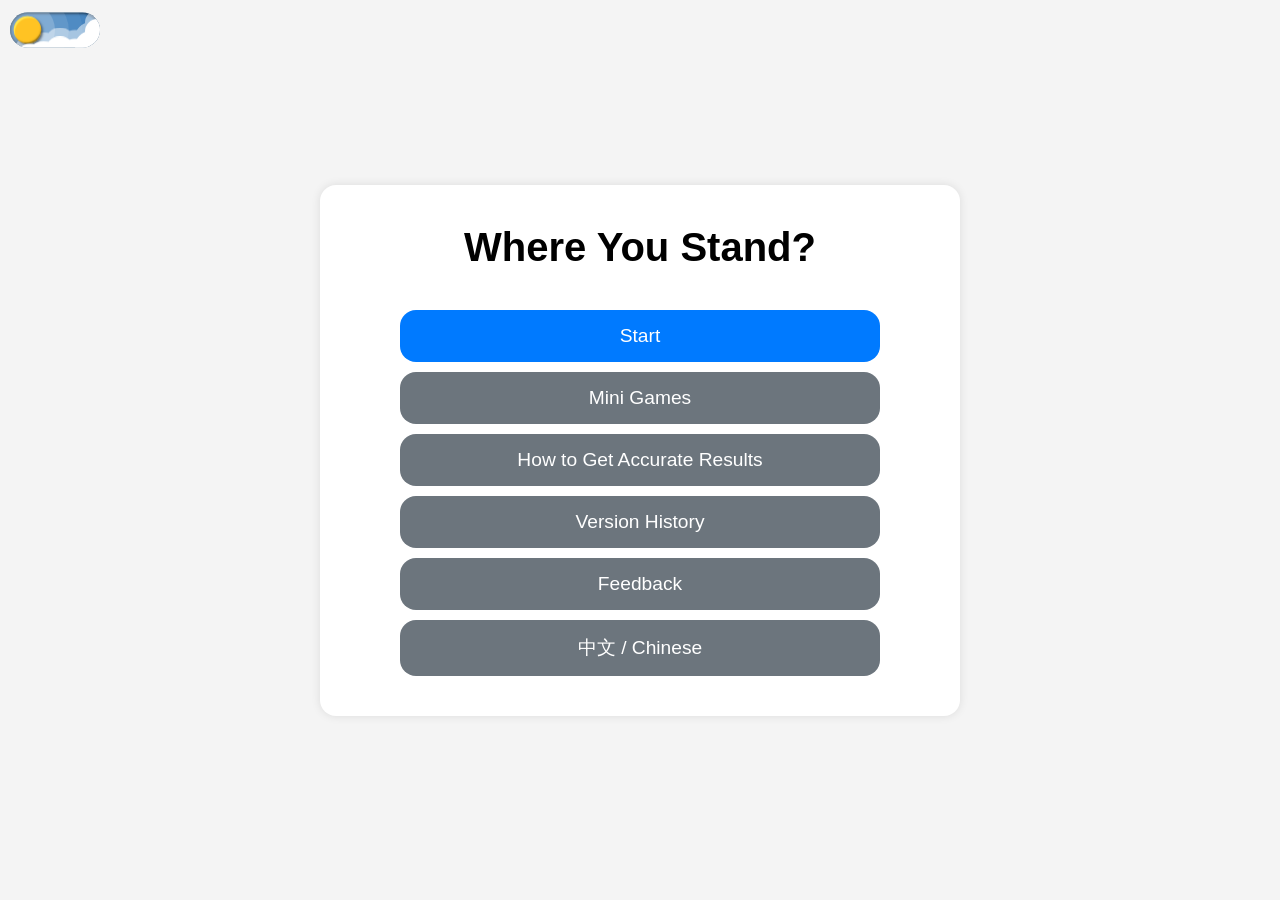
<file: index.html>
<!DOCTYPE html>
<html lang="en">
<head>
    <meta charset="UTF-8">
    <meta name="viewport" content="width=device-width, initial-scale=1.0">
    <title data-i18n="title">Where You Stand?</title>
    <link rel="stylesheet" href="portalstyles.css?v=4">
    <link rel="stylesheet" href="feedback.css?v=1">
    <link rel="stylesheet" href="daynight/style.css?v=4">
</head>
<body>
    <div class="container" style="font-size: 5px">
        <div class="components">
          <div class="main-button">
            <div class="moon"></div>
            <div class="moon"></div>
            <div class="moon"></div>
          </div>
          <div class="daytime-backgrond"></div>
          <div class="daytime-backgrond"></div>
          <div class="daytime-backgrond"></div>
          <div class="cloud">
            <div class="cloud-son"></div>
            <div class="cloud-son"></div>
            <div class="cloud-son"></div>
            <div class="cloud-son"></div>
            <div class="cloud-son"></div>
            <div class="cloud-son"></div>
          </div>
          <div class="cloud-light">
            <div class="cloud-son"></div>
            <div class="cloud-son"></div>
            <div class="cloud-son"></div>
            <div class="cloud-son"></div>
            <div class="cloud-son"></div>
            <div class="cloud-son"></div>
          </div>
          <div class="stars">
            <div class="star big">
              <div class="star-son"></div>
              <div class="star-son"></div>
              <div class="star-son"></div>
              <div class="star-son"></div>
            </div>
            <div class="star big">
              <div class="star-son"></div>
              <div class="star-son"></div>
              <div class="star-son"></div>
              <div class="star-son"></div>
            </div>
            <div class="star medium">
              <div class="star-son"></div>
              <div class="star-son"></div>
              <div class="star-son"></div>
              <div class="star-son"></div>
            </div>
            <div class="star medium">
              <div class="star-son"></div>
              <div class="star-son"></div>
              <div class="star-son"></div>
              <div class="star-son"></div>
            </div>
            <div class="star small">
              <div class="star-son"></div>
              <div class="star-son"></div>
              <div class="star-son"></div>
              <div class="star-son"></div>
            </div>
            <div class="star small">
              <div class="star-son"></div>
              <div class="star-son"></div>
              <div class="star-son"></div>
              <div class="star-son"></div>
            </div>
          </div>
        </div>
      </div>
    <div class="containerall">
        <h1 data-i18n="title" onclick="showVersion()">Where You Stand?</h1>
        <div id="options-container">
            <button class="option-button" data-i18n="startTest" onclick="startTest()">Start</button>
            <button class="option-button1" data-i18n="miniGames" onclick="games()">Mini Games</button>
            <button class="option-button1" data-i18n="notes" onclick="showNotes()">How to Get Accurate Results</button>
            <button class="option-button1" data-i18n="versionHistory" onclick="history()">Version History</button>
            <button class="option-button1" data-i18n="feedback" onclick="giveFeedback()">Feedback</button>
            <button class="option-button1" data-i18n="switchLanguage" onclick="switchLanguage()">中文 / Chinese</button>
        </div>
    </div>
    <dialog id="feedback-dialog" aria-labelledby="feedback-title">
        <h2 id="feedback-title" data-i18n="feedback">反馈问题</h2>
        <form id="feedback-form" novalidate>
            <label for="feedback-text" data-i18n="generalFeedbackLabel">你想反馈什么？</label>
            <p id="feedback-hint" data-i18n="generalFeedbackHint">可以描述遇到的问题或提出建议（最多 5000 字）。</p>
            <textarea id="feedback-text" name="feedback" rows="6" maxlength="5000" required aria-describedby="feedback-hint feedback-status"></textarea>
            <p id="feedback-status" role="status" aria-live="polite"></p>
            <div class="feedback-actions">
                <button id="feedback-cancel" class="option-button back-button" type="button" data-i18n="feedbackCancel">取消</button>
                <button id="feedback-submit" class="option-button" type="submit" data-i18n="feedbackSubmit">提交反馈</button>
            </div>
        </form>
    </dialog>
    <script src="approved-translations.js?v=26"></script>
    <script src="i18n.js?v=24"></script>
    <script src="feedback.js?v=1"></script>
    <script src="portalscript.js?v=12"></script>
    <script src="daynight/script.js"></script>
</body>
</html>
</file>
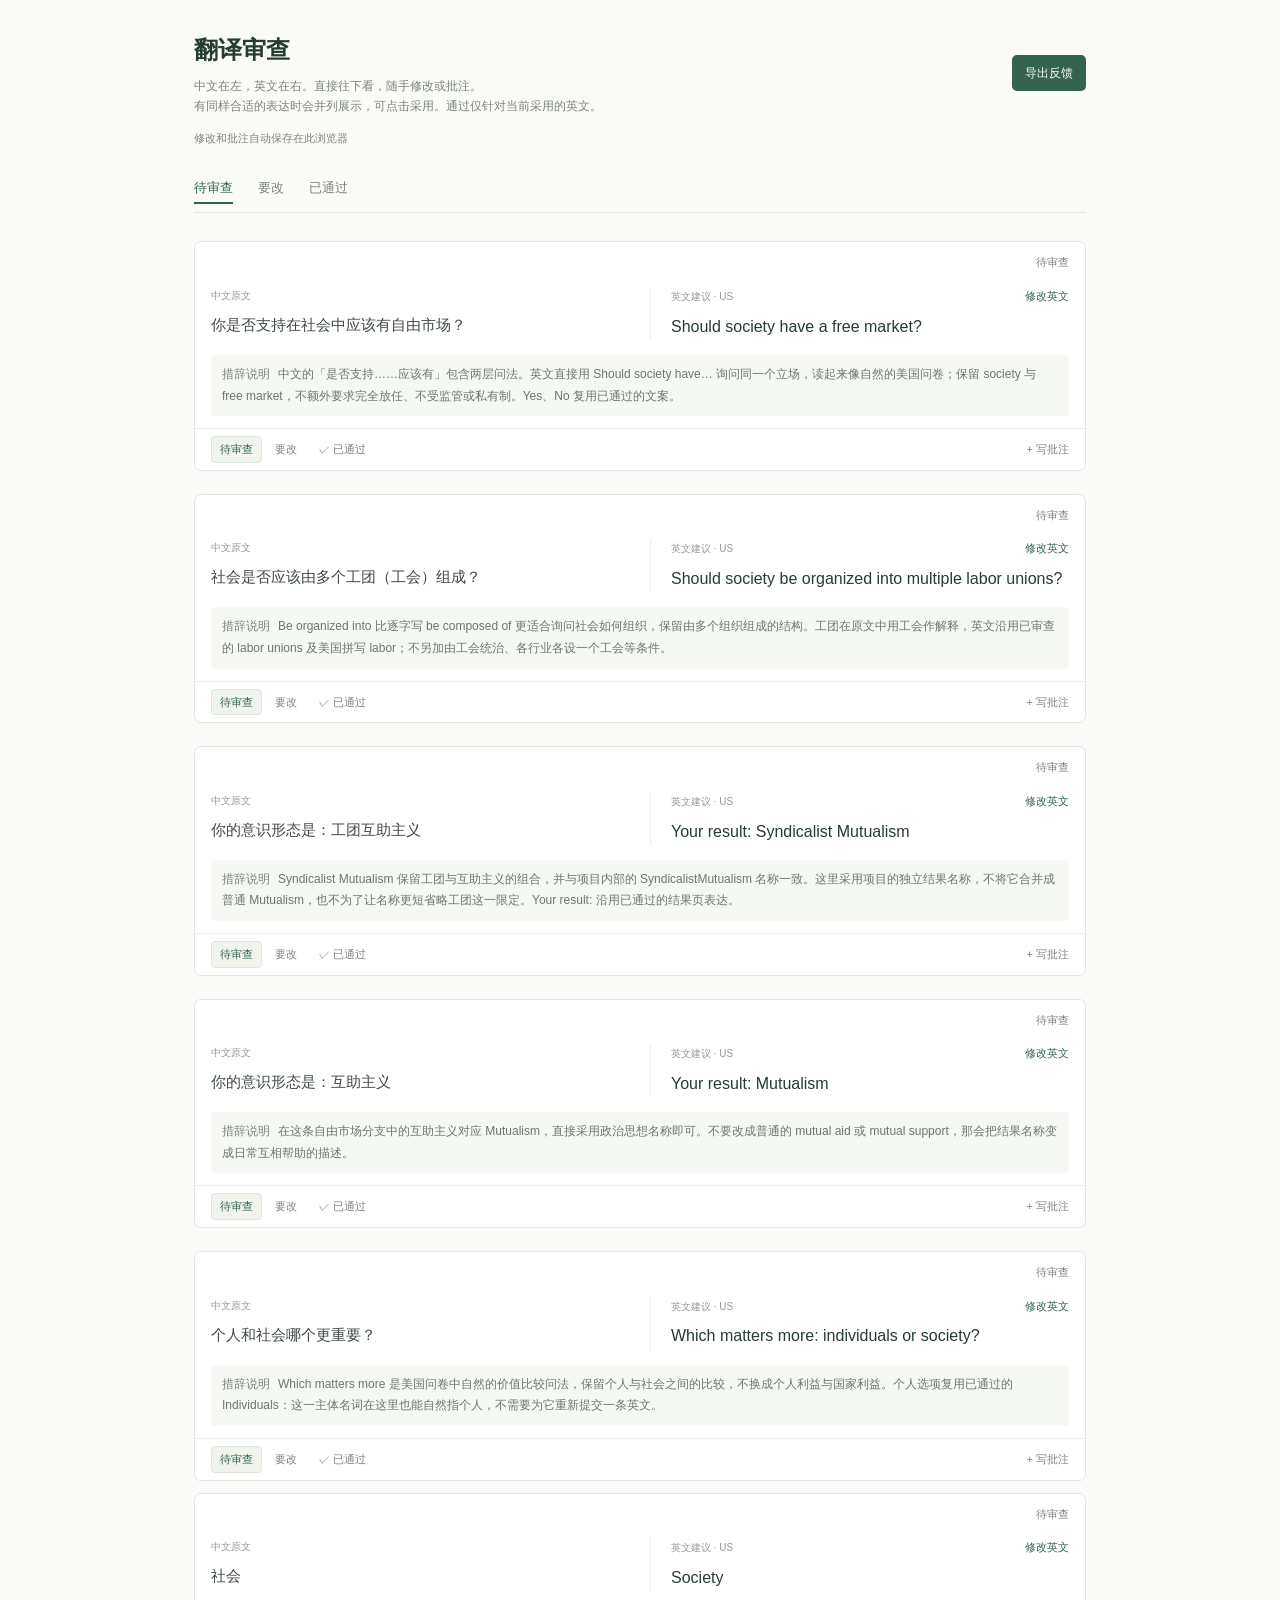
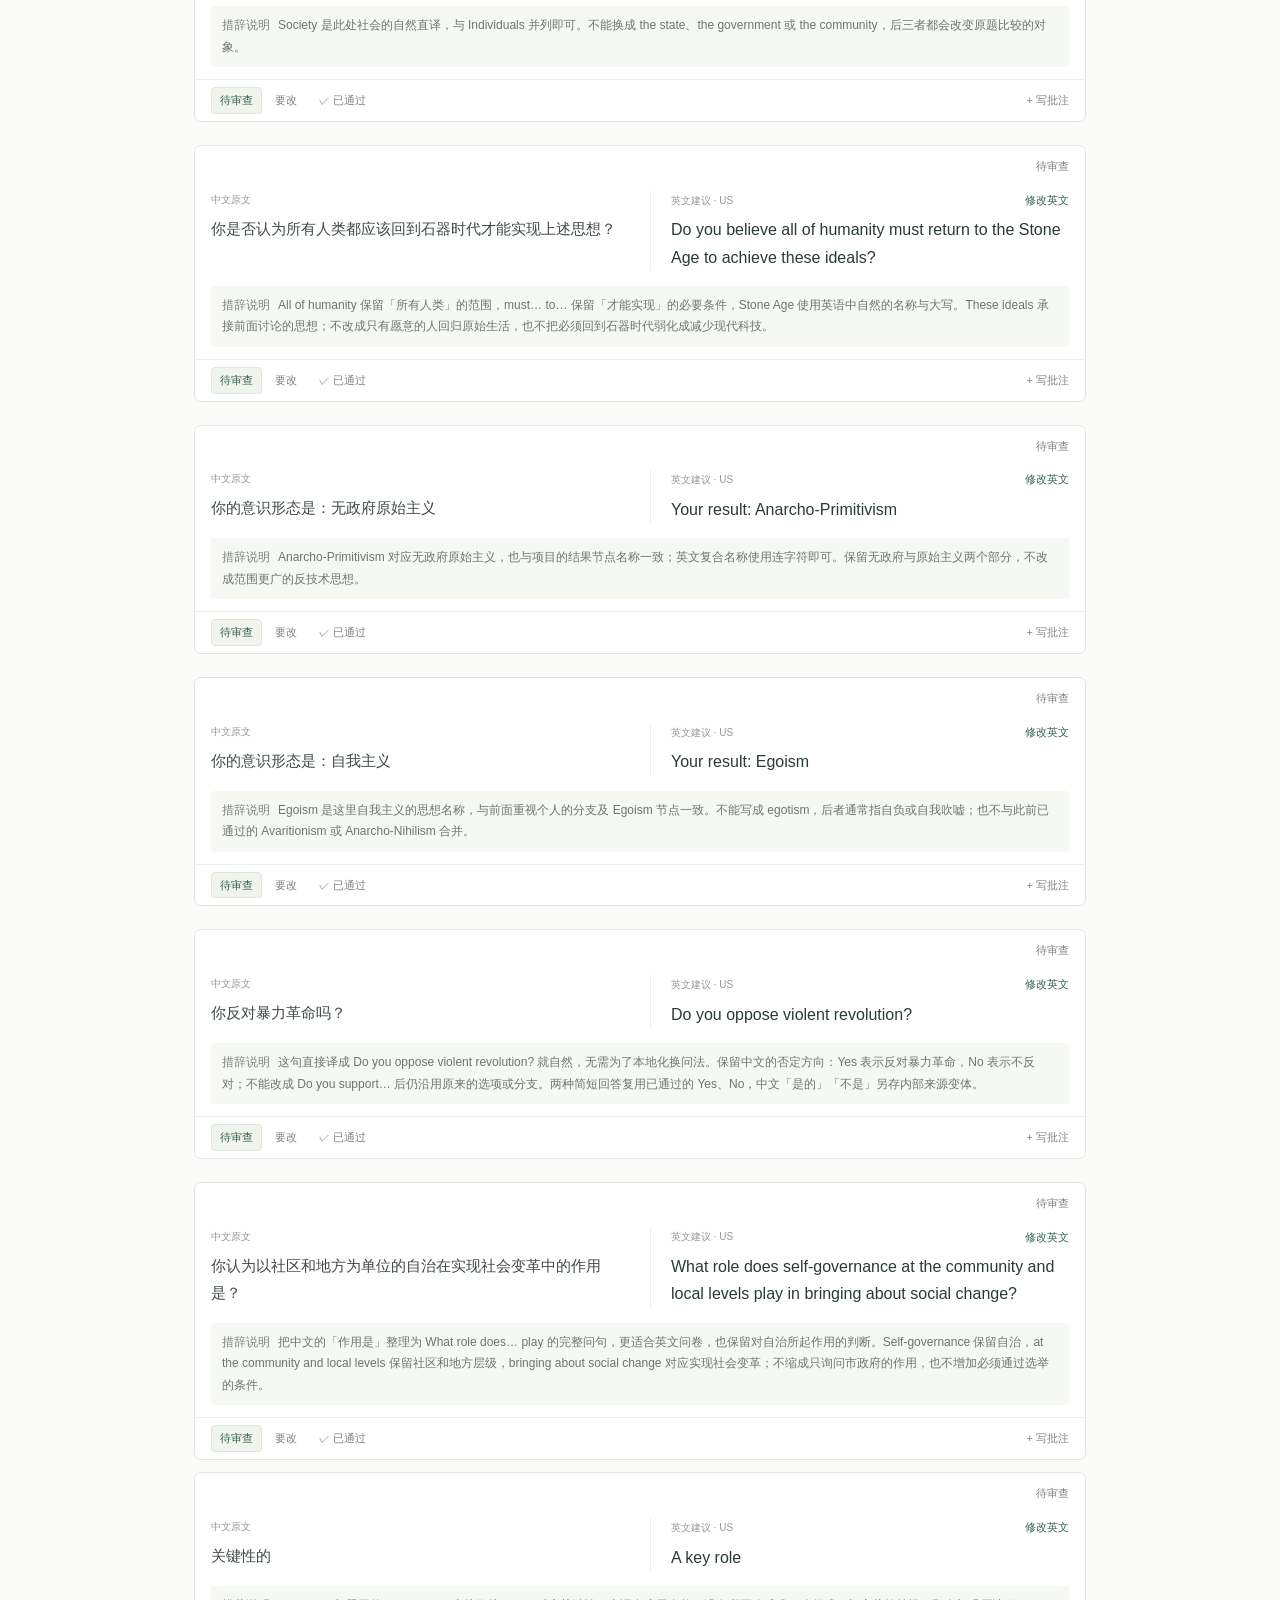
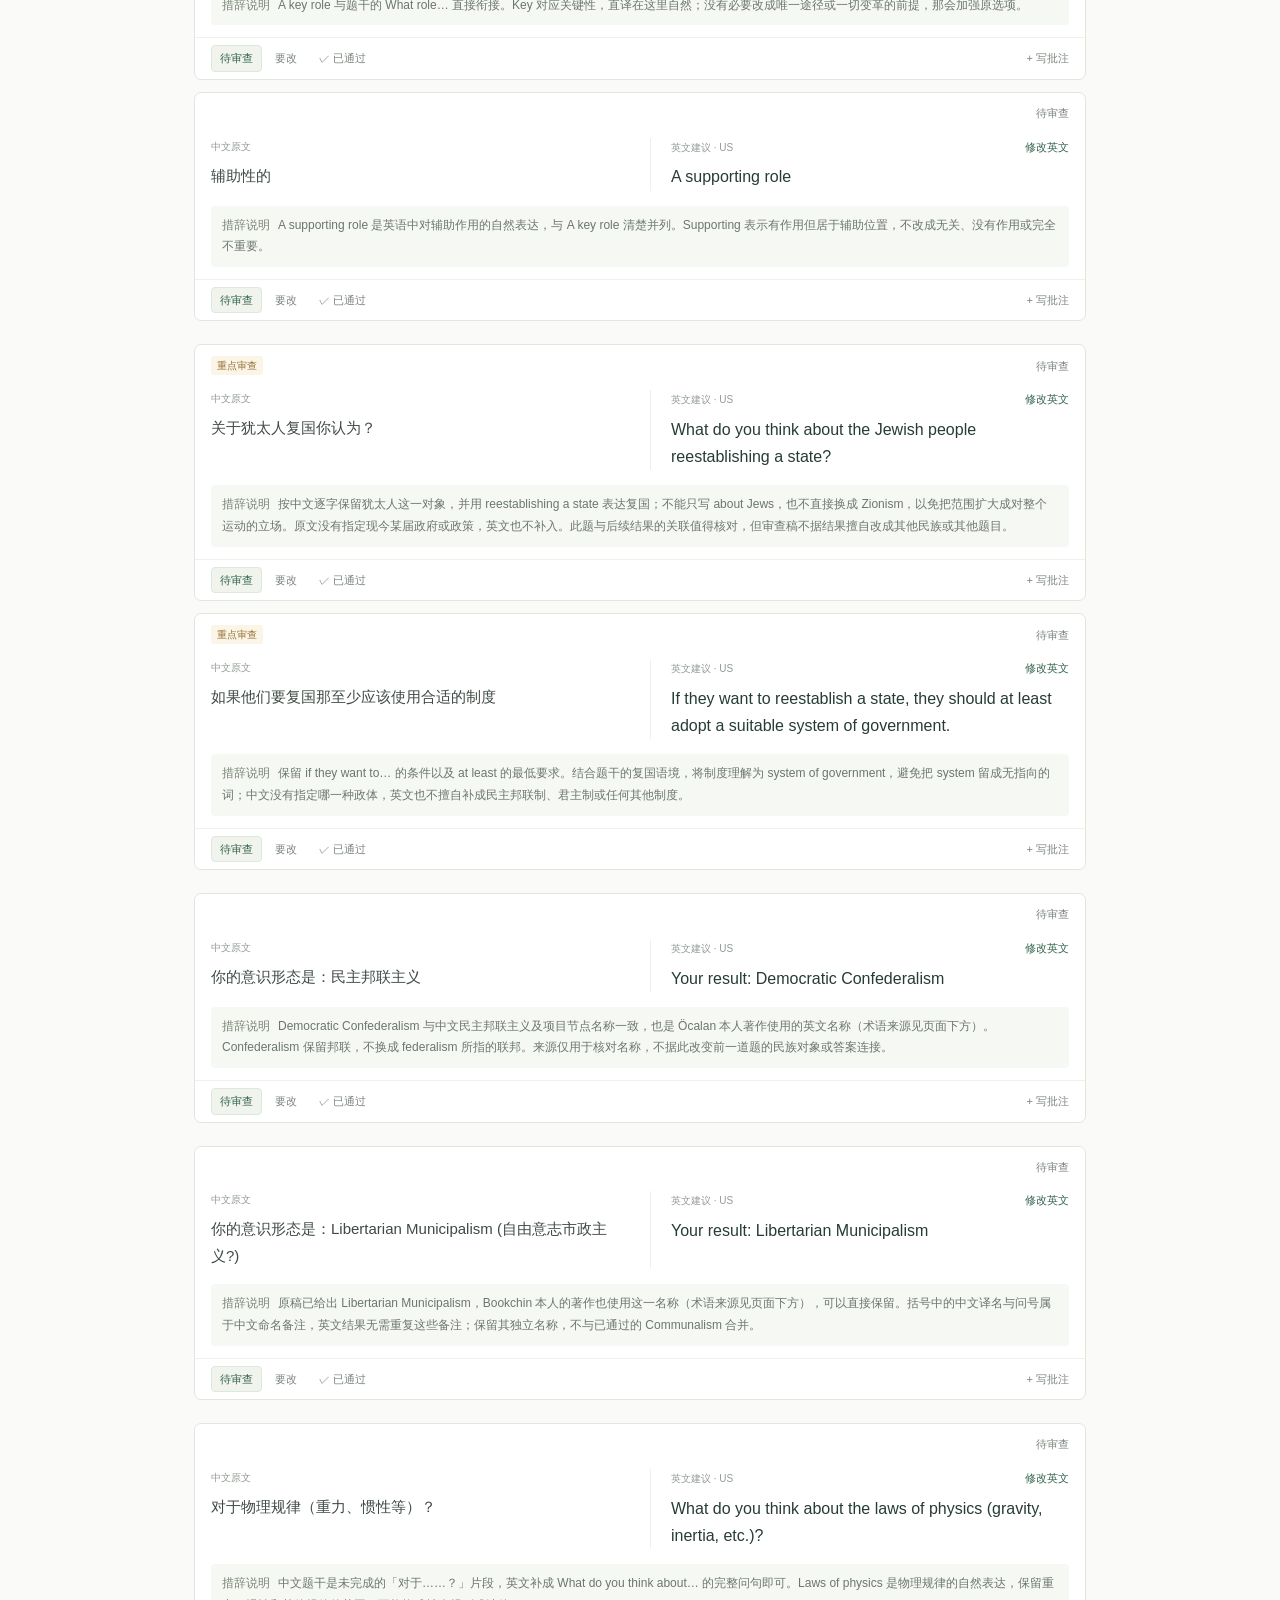
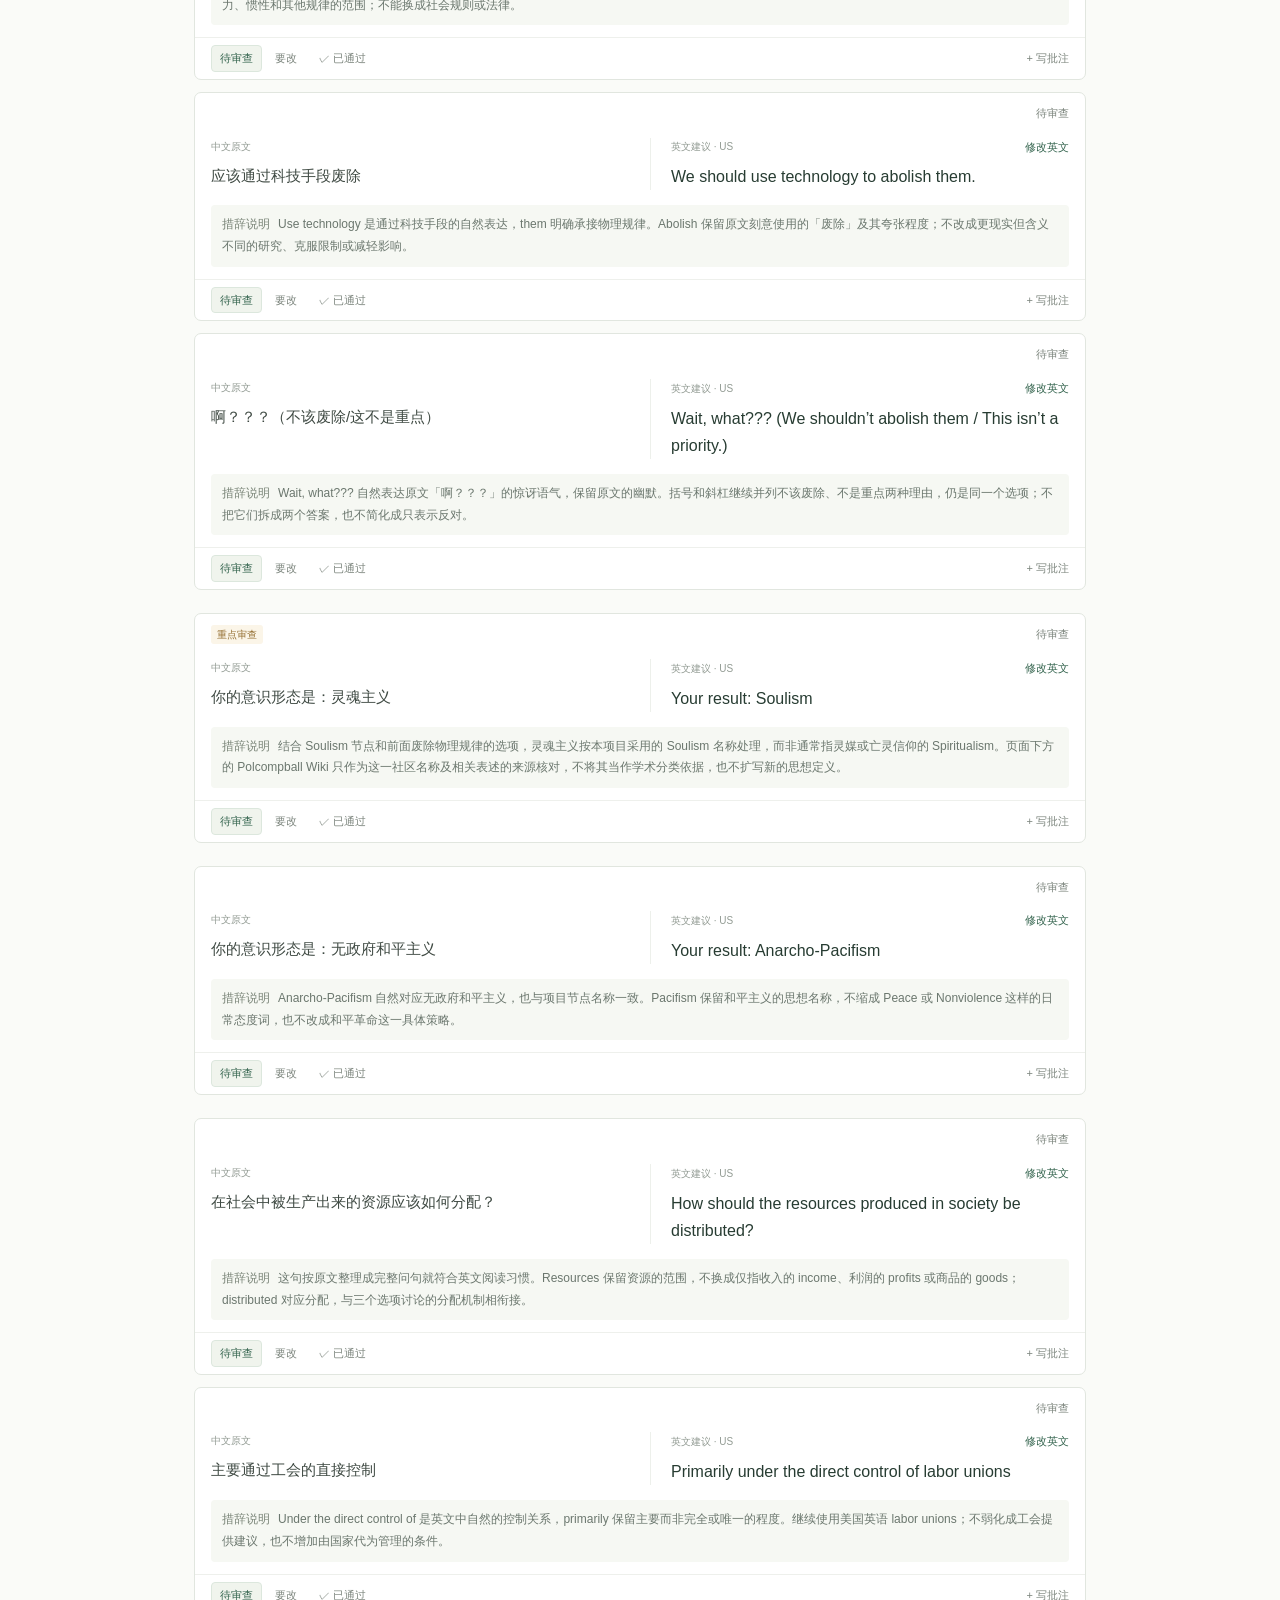
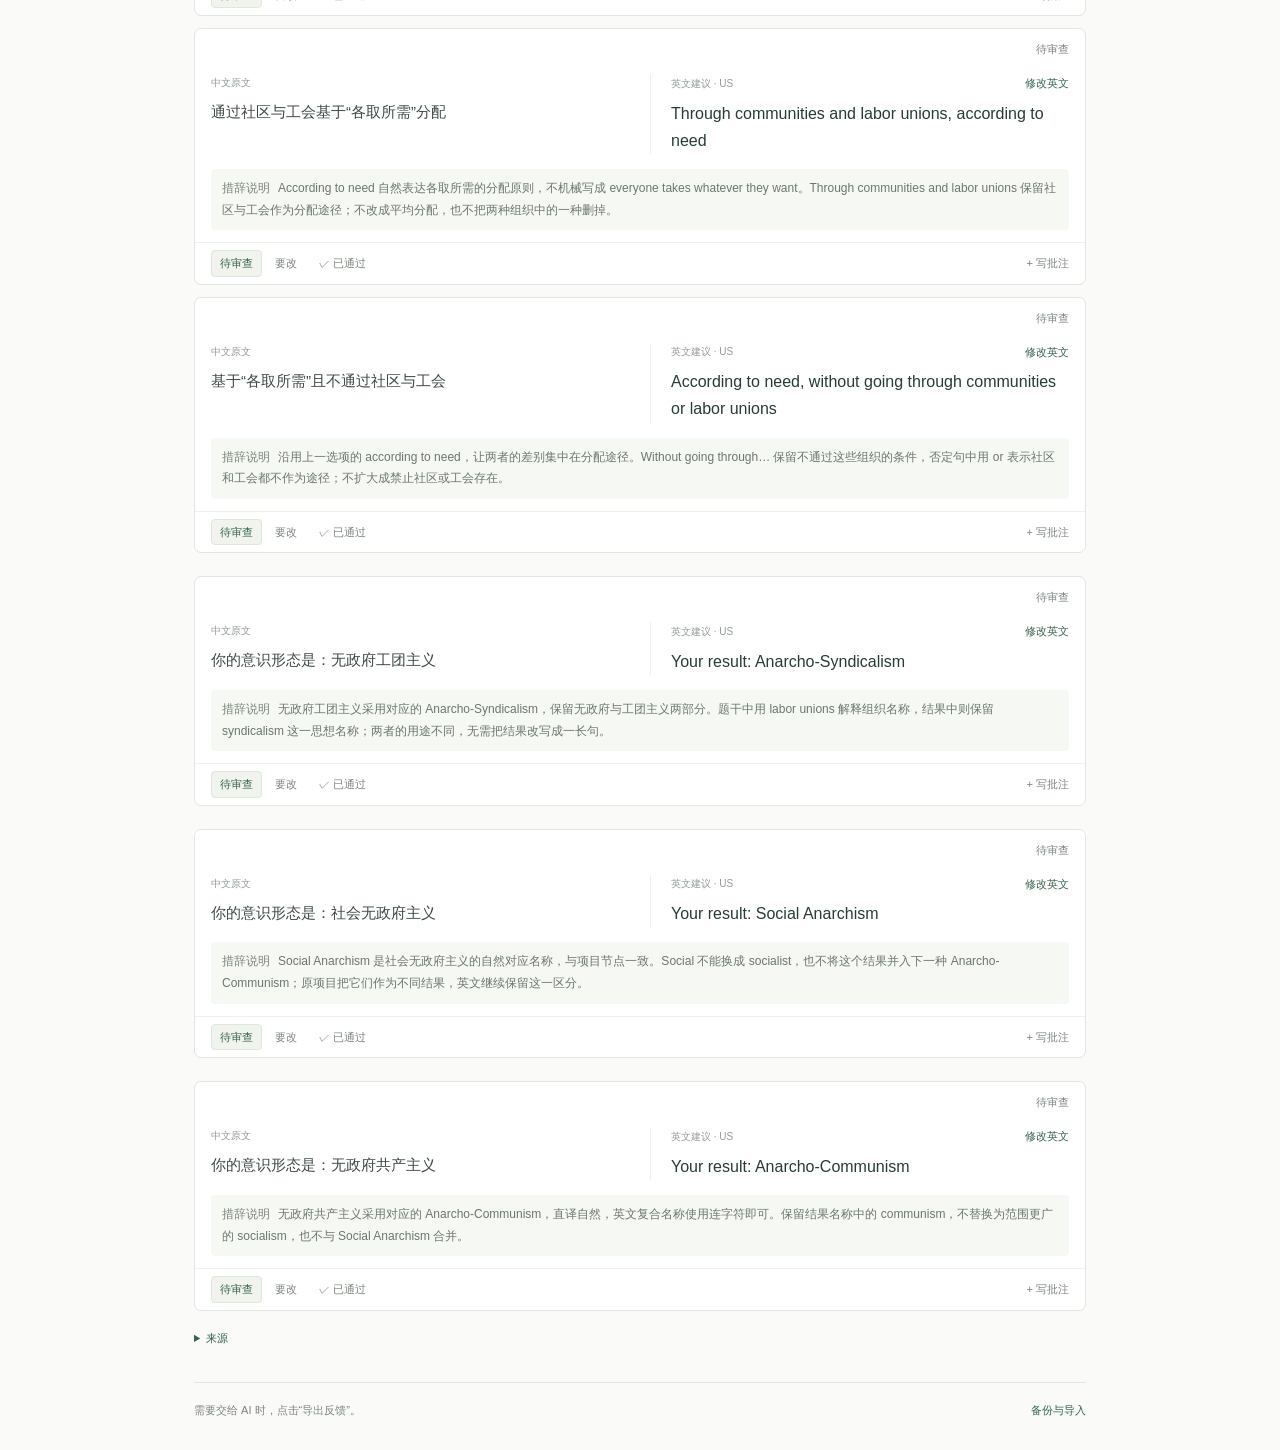
<file: translation-review/index.html>
<!doctype html>
<html lang="zh-CN">
<head>
  <meta charset="utf-8">
  <meta name="viewport" content="width=device-width, initial-scale=1">
  <meta name="color-scheme" content="light">
  <title>翻译审查 · Ideology Test</title>
  <link rel="icon" href="data:,">
  <link rel="stylesheet" href="styles.css">
  <script src="data.js?v=20261013-free-market" defer></script>
  <script src="review-core.js?v=20261013-current-backup" defer></script>
  <script src="app.js?v=20261013-current-backup" defer></script>
</head>
<body>
  <a class="skip-link" href="#content">跳到审查内容</a>
  <main id="content" tabindex="-1">
    <header class="page-header">
      <div><h1 id="page-title">翻译审查</h1><p class="subtitle">中文在左，英文在右。直接往下看，随手修改或批注。<br>有同样合适的表达时会并列展示，可点击采用。通过仅针对当前采用的英文。</p></div>
      <button id="export-feedback" class="primary-button">导出反馈</button>
    </header>
    <p id="save-status" role="status">修改和批注自动保存在此浏览器</p>
    <nav class="page-links" aria-label="审查页面">
      <a href="#/pending" data-page="pending">待审查</a>
      <a href="#/changes" data-page="changes">要改</a>
      <a href="#/approved" data-page="approved">已通过</a>
    </nav>
    <div id="storage-warning" class="storage-warning" role="alert" hidden></div>
    <div id="review-content"></div>
    <footer class="page-footer"><span>需要交给 AI 时，点击“导出反馈”。</span><button id="backup-open" class="text-button">备份与导入</button></footer>
  </main>
  <dialog id="backup-dialog" aria-labelledby="backup-title">
    <div class="dialog-header"><h2 id="backup-title">保留你的审查记录</h2><button id="backup-close" class="icon-button" aria-label="关闭备份窗口">×</button></div>
    <p>记录保存在当前浏览器中。备份包含当前「待审查」「要改」「已通过」三个页面保留的全部文案、修改和批注；已移除的文案不会导出。</p>
    <button id="download-backup" class="primary-button">下载全部记录的备份</button>
    <hr>
    <label class="field-label" for="import-file">从备份恢复</label>
    <p class="muted">导入本页导出的 JSON 备份。同一条记录以修改时间较新的为准，其他记录保留。</p>
    <input id="import-file" type="file" accept=".json,application/json">
    <p id="import-status" role="status"></p>
  </dialog>
  <dialog id="feedback-dialog" aria-labelledby="feedback-title">
    <div class="dialog-header"><h2 id="feedback-title">把反馈交给 AI</h2><button id="feedback-close" class="icon-button" aria-label="关闭反馈窗口">×</button></div>
    <p>这里汇总了已标记、已修改或有批注的文案。复制后发给 AI，也可以下载保存。</p>
    <textarea id="feedback-text" aria-label="审查反馈内容" readonly></textarea>
    <div class="feedback-actions"><button id="feedback-copy" class="primary-button">复制反馈</button><button id="feedback-download" class="quiet-button">下载反馈文件</button></div>
  </dialog>
  <div id="toast" class="toast" role="status" hidden></div>
  <noscript><p>请允许浏览器运行 JavaScript，以查看文案并保存批注。</p></noscript>
</body>
</html>
</file>
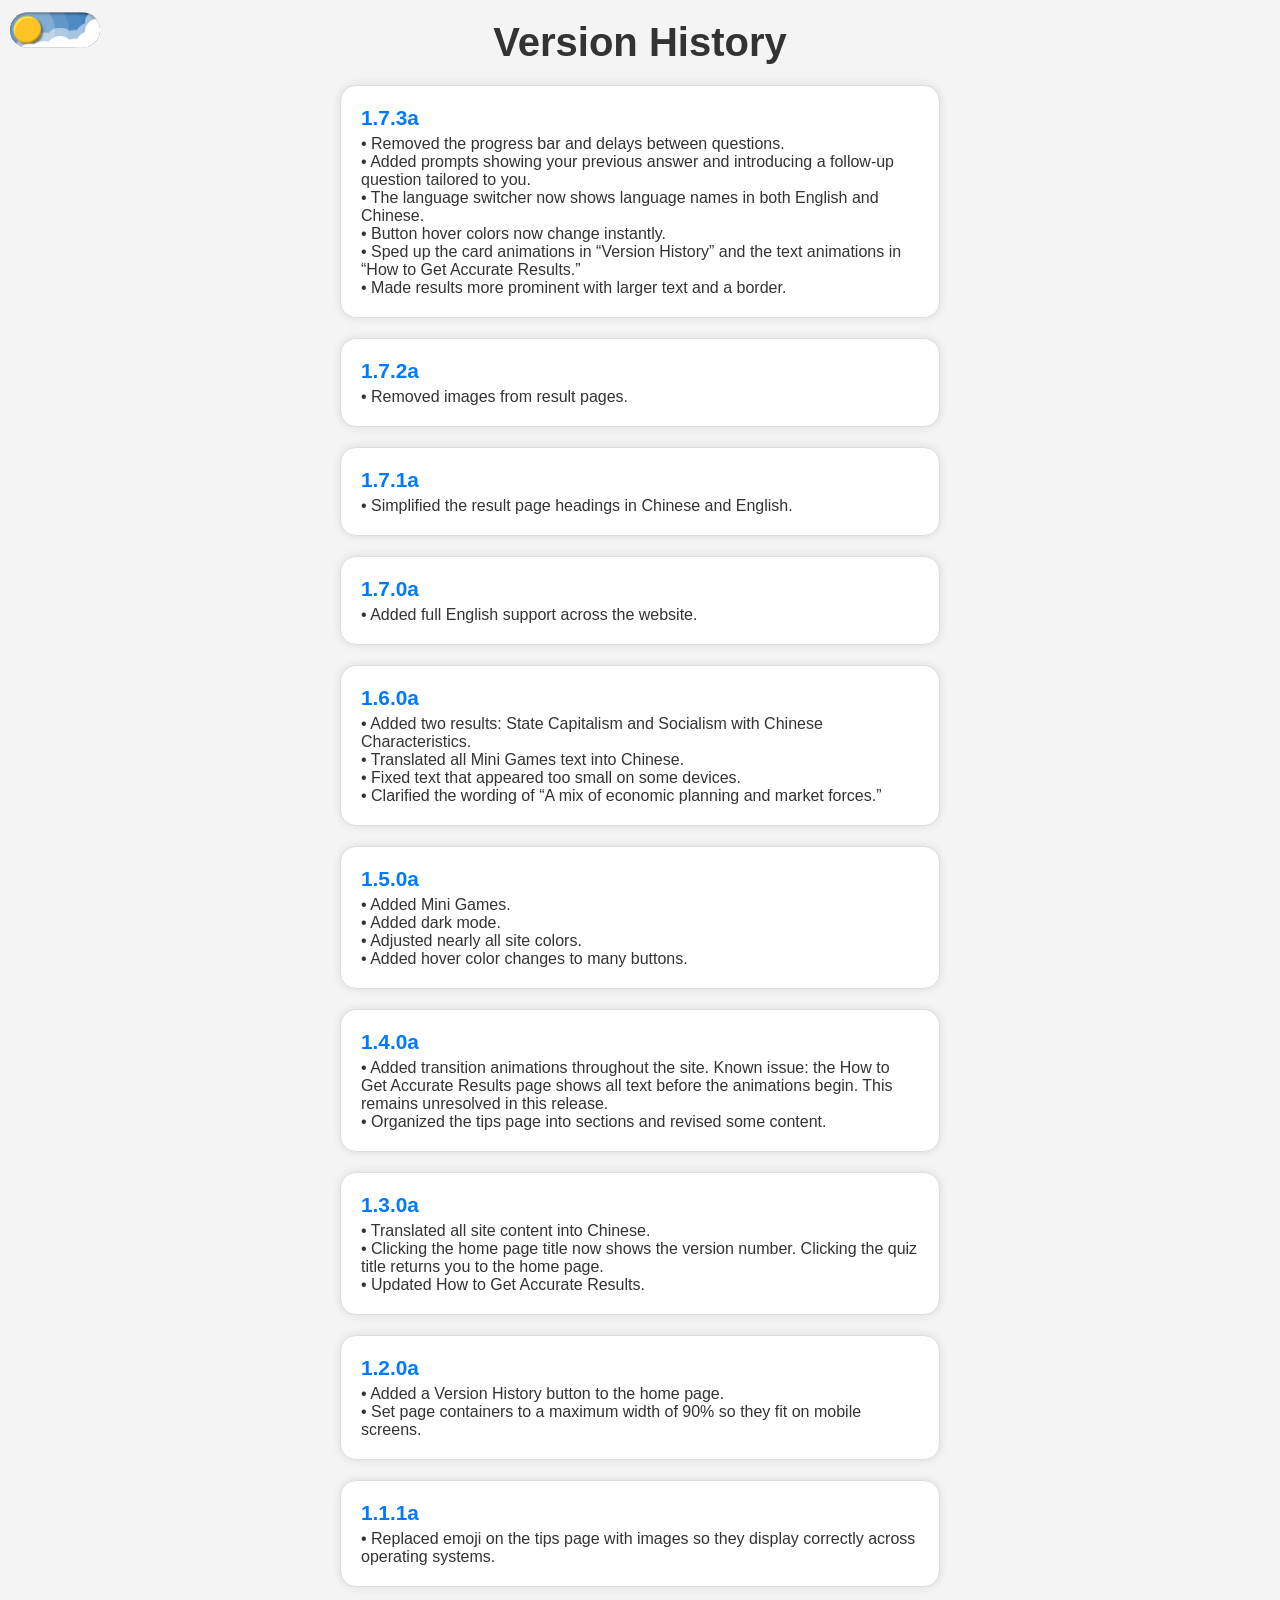
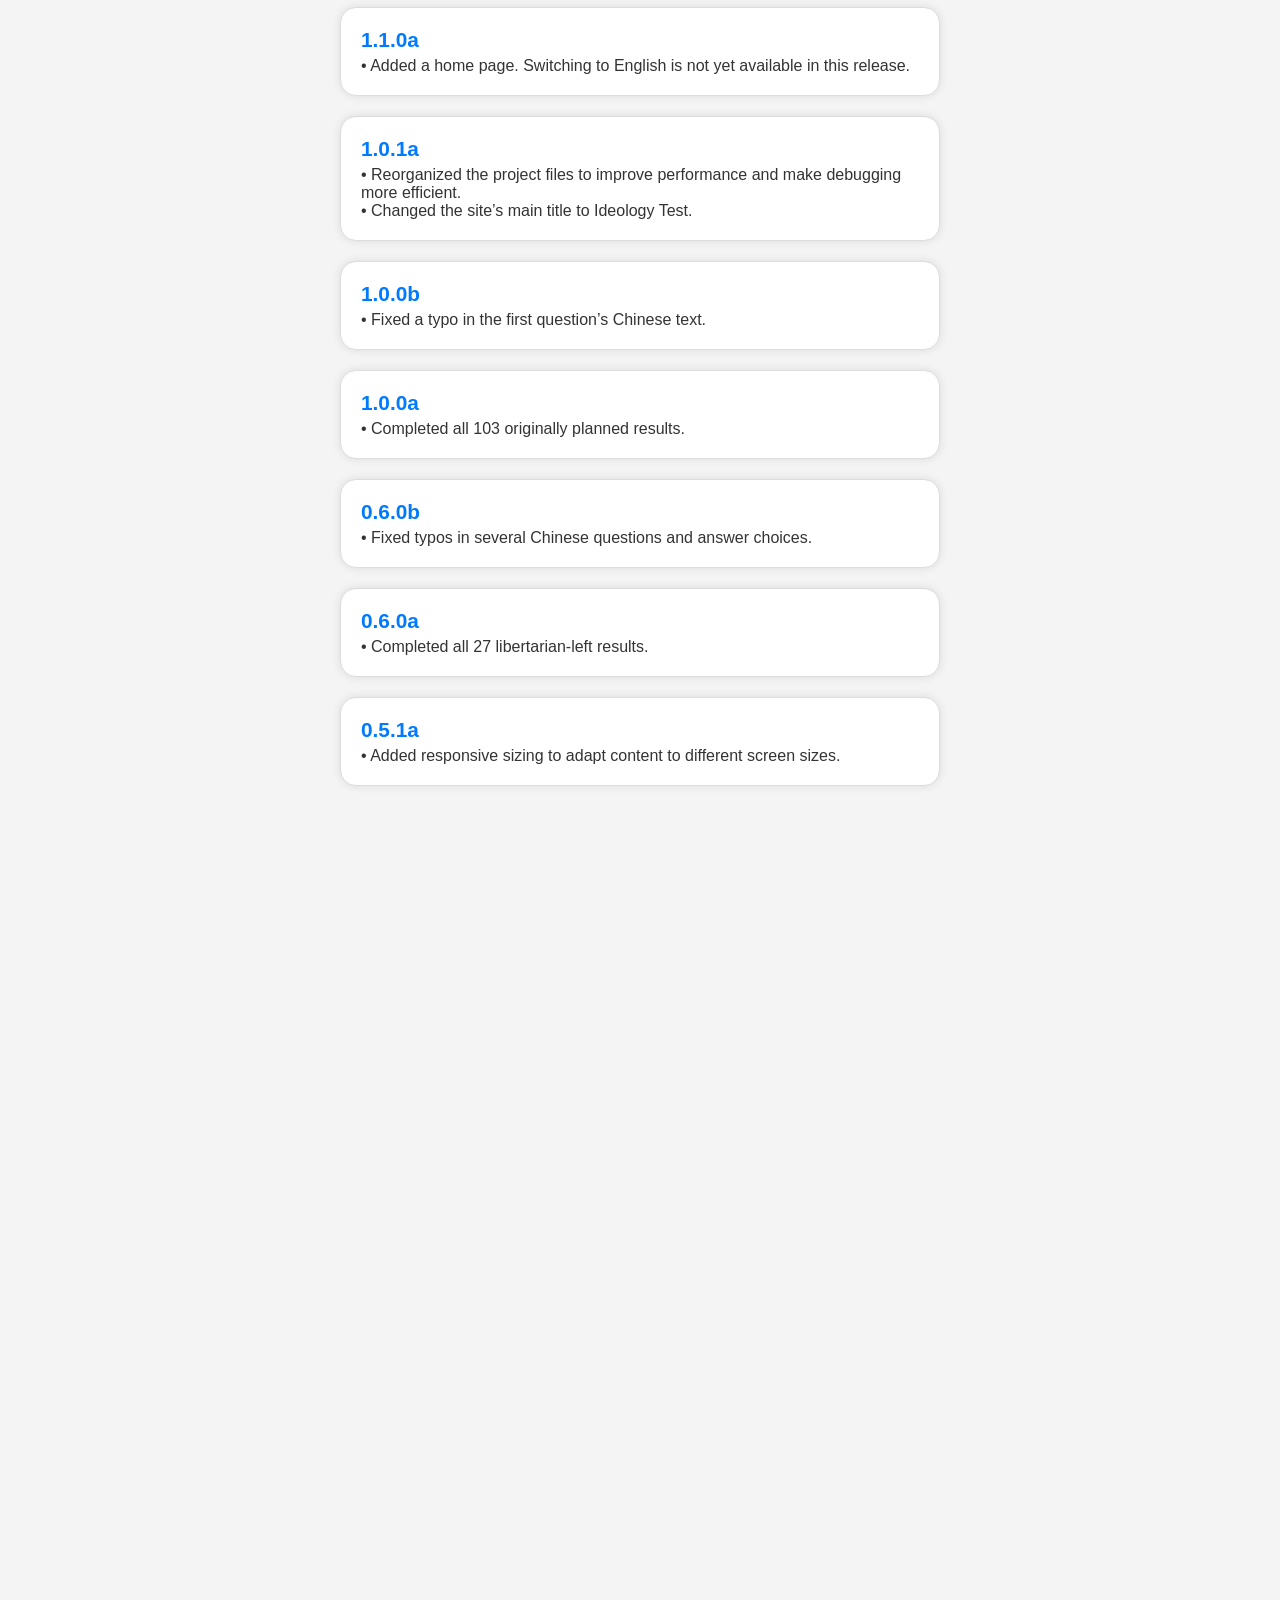
<file: history.html>
<!DOCTYPE html>
<html lang="en">
<head>
    <meta charset="UTF-8">
    <meta name="viewport" content="width=device-width, initial-scale=1.0">
    <title data-i18n="versionHistory">版本历史记录</title>
    <link rel="stylesheet" href="historystyles.css?v=4">
    <link rel="stylesheet" href="daynight/style.css?v=4">
</head>
<body>
    <div class="container" style="font-size: 5px">
        <div class="components">
          <div class="main-button">
            <div class="moon"></div>
            <div class="moon"></div>
            <div class="moon"></div>
          </div>
          <div class="daytime-backgrond"></div>
          <div class="daytime-backgrond"></div>
          <div class="daytime-backgrond"></div>
          <div class="cloud">
            <div class="cloud-son"></div>
            <div class="cloud-son"></div>
            <div class="cloud-son"></div>
            <div class="cloud-son"></div>
            <div class="cloud-son"></div>
            <div class="cloud-son"></div>
          </div>
          <div class="cloud-light">
            <div class="cloud-son"></div>
            <div class="cloud-son"></div>
            <div class="cloud-son"></div>
            <div class="cloud-son"></div>
            <div class="cloud-son"></div>
            <div class="cloud-son"></div>
          </div>
          <div class="stars">
            <div class="star big">
              <div class="star-son"></div>
              <div class="star-son"></div>
              <div class="star-son"></div>
              <div class="star-son"></div>
            </div>
            <div class="star big">
              <div class="star-son"></div>
              <div class="star-son"></div>
              <div class="star-son"></div>
              <div class="star-son"></div>
            </div>
            <div class="star medium">
              <div class="star-son"></div>
              <div class="star-son"></div>
              <div class="star-son"></div>
              <div class="star-son"></div>
            </div>
            <div class="star medium">
              <div class="star-son"></div>
              <div class="star-son"></div>
              <div class="star-son"></div>
              <div class="star-son"></div>
            </div>
            <div class="star small">
              <div class="star-son"></div>
              <div class="star-son"></div>
              <div class="star-son"></div>
              <div class="star-son"></div>
            </div>
            <div class="star small">
              <div class="star-son"></div>
              <div class="star-son"></div>
              <div class="star-son"></div>
              <div class="star-son"></div>
            </div>
          </div>
        </div>
      </div>
    <h1 data-i18n="versionHistory">版本历史记录</h1>
    <div class="version-history">
        <div class="version">
            <h2 class="version-number" data-i18n="history173aHeading">1.7.3a</h2>
            <p class="version-details" data-i18n="history173aInstantAnswers">•移除答题过程中的加载进度条和等待。</p>
            <p class="version-details" data-i18n="history173aFollowupPrompts">•新增“上一回答”和“为你定制的下一题”提示。</p>
            <p class="version-details" data-i18n="history173aBilingualSwitch">•语言切换按钮同时显示中英文名称。</p>
            <p class="version-details" data-i18n="history173aInstantHover">•按钮悬浮变色改为即时响应。</p>
            <p class="version-details" data-i18n="history173aAnimations">•加快“版本历史记录”卡片和“如何获得准确的结果”文字的入场动画。</p>
            <p class="version-details" data-i18n="history173aResultStyle">•增大结果页面文字并加入边框。</p>
        </div>
        <div class="version">
            <h2 class="version-number" data-i18n="history172aHeading">1.7.2a</h2>
            <p class="version-details" data-i18n="history172aResultImages">•删除结果页面的图片。</p>
        </div>
        <div class="version">
            <h2 class="version-number" data-i18n="history171aHeading">1.7.1a</h2>
            <p class="version-details" data-i18n="history171aResultLabels">•简化中英文结果页标题文案。</p>
        </div>
        <div class="version">
            <h2 class="version-number" data-i18n="history170aHeading">1.7.0a</h2>
            <p class="version-details" data-i18n="history170aEnglish">•增加整个网站的英文本地化。</p>
        </div>
        <div class="version">
            <h2 class="version-number" data-i18n="history160aHeading">1.6.0a</h2>
            <p class="version-details" data-i18n="history160aResults">•新增2个新结果（国家资本主义、中国特色社会主义）。</p>
            <p class="version-details" data-i18n="history160aMiniGames">•小游戏文字全部汉化。</p>
            <p class="version-details" data-i18n="history160aTextSize">•解决文字在部分设备中字号过小。</p>
            <p class="version-details" data-i18n="history160aWording">•将”混合计划和市场经济”改为”混合计划经济和市场经济”更易懂。</p>
        </div>
        <div class="version">
            <h2 class="version-number" data-i18n="history150aHeading">1.5.0a</h2>
            <p class="version-details" data-i18n="history150aMiniGames">•添加小游戏。</p>
            <p class="version-details" data-i18n="history150aDarkMode">•添加深色模式。</p>
            <p class="version-details" data-i18n="history150aColors">•微调了几乎所有的颜色。</p>
            <p class="version-details" data-i18n="history150aHover">•为大量按钮添加了鼠标悬浮颜色变化。</p>
        </div>
        <div class="version">
            <h2 class="version-number" data-i18n="history140aHeading">1.4.0a</h2>
            <p class="version-details" data-i18n="history140aAnimations">•增加大量过渡动画（笔记部分动画存在初始显示全部文字的bug，暂时无法解决）。</p>
            <p class="version-details" data-i18n="history140aTips">•对笔记内容进行分类并修订部分内容。</p>
        </div>
        <div class="version">
            <h2 class="version-number" data-i18n="history130aHeading">1.3.0a</h2>
            <p class="version-details" data-i18n="history130aChinese">•网站内容全面汉化。</p>
            <p class="version-details" data-i18n="history130aTitleActions">•在主界面点击标题时显示软件版本，在测试页面点击标题时则返回主界面。</p>
            <p class="version-details" data-i18n="history130aTips">•更新笔记内容。</p>
        </div>
        <div class="version">
            <h2 class="version-number" data-i18n="history120aHeading">1.2.0a</h2>
            <p class="version-details" data-i18n="history120aHistory">•在主页添加”版本历史纪录”按钮。</p>
            <p class="version-details" data-i18n="history120aMobile">•将所有页面中 容器的最大宽度改为90%使手机用户也能看到完整的容器。</p>
        </div>
        <div class="version">
            <h2 class="version-number" data-i18n="history111aHeading">1.1.1a</h2>
            <p class="version-details" data-i18n="history111aImages">•将笔记中的表情符号换成了图片，以确保在所有系统环境下正常显示。</p>
        </div>
        <div class="version">
            <h2 class="version-number" data-i18n="history110aHeading">1.1.0a</h2>
            <p class="version-details" data-i18n="history110aHome">•增加门户网站（切换英文版本暂时不可用）。</p>
        </div>
        <div class="version">
            <h2 class="version-number" data-i18n="history101aHeading">1.0.1a</h2>
            <p class="version-details" data-i18n="history101aStructure">•优化文件结构，运行和debug效率大幅增加。</p>
            <p class="version-details" data-i18n="history101aTitle">•将网站大标题改为“Ideology Test”。</p>
        </div>
        <div class="version">
            <h2 class="version-number" data-i18n="history100bHeading">1.0.0b</h2>
            <p class="version-details" data-i18n="history100bTypo">•修复了在第一个问题中的“由”错误的写成了“有”。</p>
        </div>
        <div class="version">
            <h2 class="version-number" data-i18n="history100aHeading">1.0.0a</h2>
            <p class="version-details" data-i18n="history100aResults">•完成最初设计的所有103种结果。</p>
        </div>
        <div class="version">
            <h2 class="version-number" data-i18n="history060bHeading">0.6.0b</h2>
            <p class="version-details" data-i18n="history060bTypos">•修复了在部分题目和选项中的“应该”错误的写成了“因该”。</p>
        </div>
        <div class="version">
            <h2 class="version-number" data-i18n="history060aHeading">0.6.0a</h2>
            <p class="version-details" data-i18n="history060aResults">•完成所有自由左翼27个结果。</p>
        </div>
        <div class="version">
            <h2 class="version-number" data-i18n="history051aHeading">0.5.1a</h2>
            <p class="version-details" data-i18n="history051aResponsive">•添加根据设备大小改变内容尺寸的功能。</p>
        </div>
        <div class="version">
            <h2 class="version-number" data-i18n="history050aHeading">0.5.0a</h2>
            <p class="version-details" data-i18n="history050aResults">•完成所有威权左翼25个结果。</p>
        </div>
        <div class="version">
            <h2 class="version-number" data-i18n="history042bHeading">0.4.2b</h2>
            <p class="version-details" data-i18n="history042bBackFix">•修复如果在结果页面点击“返回”按钮返回上一个问题后“返回”按钮失效的问题。</p>
        </div>
        <div class="version">
            <h2 class="version-number" data-i18n="history042aHeading">0.4.2a</h2>
            <p class="version-details" data-i18n="history042aConsole">•添加在浏览器日志中显示所选路径的功能。</p>
        </div>
        <div class="version">
            <h2 class="version-number" data-i18n="history041aHeading">0.4.1a</h2>
            <p class="version-details" data-i18n="history041aBack">•“返回”按钮将不在第一个问题中显示。</p>
        </div>
        <div class="version">
            <h2 class="version-number" data-i18n="history040aHeading">0.4.0a</h2>
            <p class="version-details" data-i18n="history040aBack">•新增“返回”按钮。</p>
            <p class="version-details" data-i18n="history040aResults">•并完成所有威权右翼28个结果。</p>
        </div>
        <div class="version">
            <h2 class="version-number" data-i18n="history030aHeading">0.3.0a</h2>
            <p class="version-details" data-i18n="history030aRestart">•新增“再来一次”按钮。</p>
            <p class="version-details" data-i18n="history030aLogic">•优化逻辑代码结构使添加新路径和运行效率增加。</p>
        </div>
        <div class="version">
            <h2 class="version-number" data-i18n="history020aHeading">0.2.0a</h2>
            <p class="version-details" data-i18n="history020aResults">•新增4个新结果（重商主义、俾斯麦主义、LGBT保守主义、反动主义）。</p>
        </div>
        <div class="version">
            <h2 class="version-number" data-i18n="history010aHeading">0.1.0a</h2>
            <p class="version-details" data-i18n="history010aStyle">•确定网站UI风格</p>
            <p class="version-details" data-i18n="history010aResults">•完成了8个结果（法西斯主义、纳粹主义、君主制、帝国主义、Kraterocracy、英社主义、整合主义、法团主义）。</p>
        </div>
    </div>
    <script src="approved-translations.js?v=26"></script>
    <script src="i18n.js?v=24"></script>
    <script>SiteI18n.applyPageLanguage();</script>
    <script src="historyanimations.js?v=2"></script>
    <script src="daynight/script.js"></script>
</body>
</html>
</file>
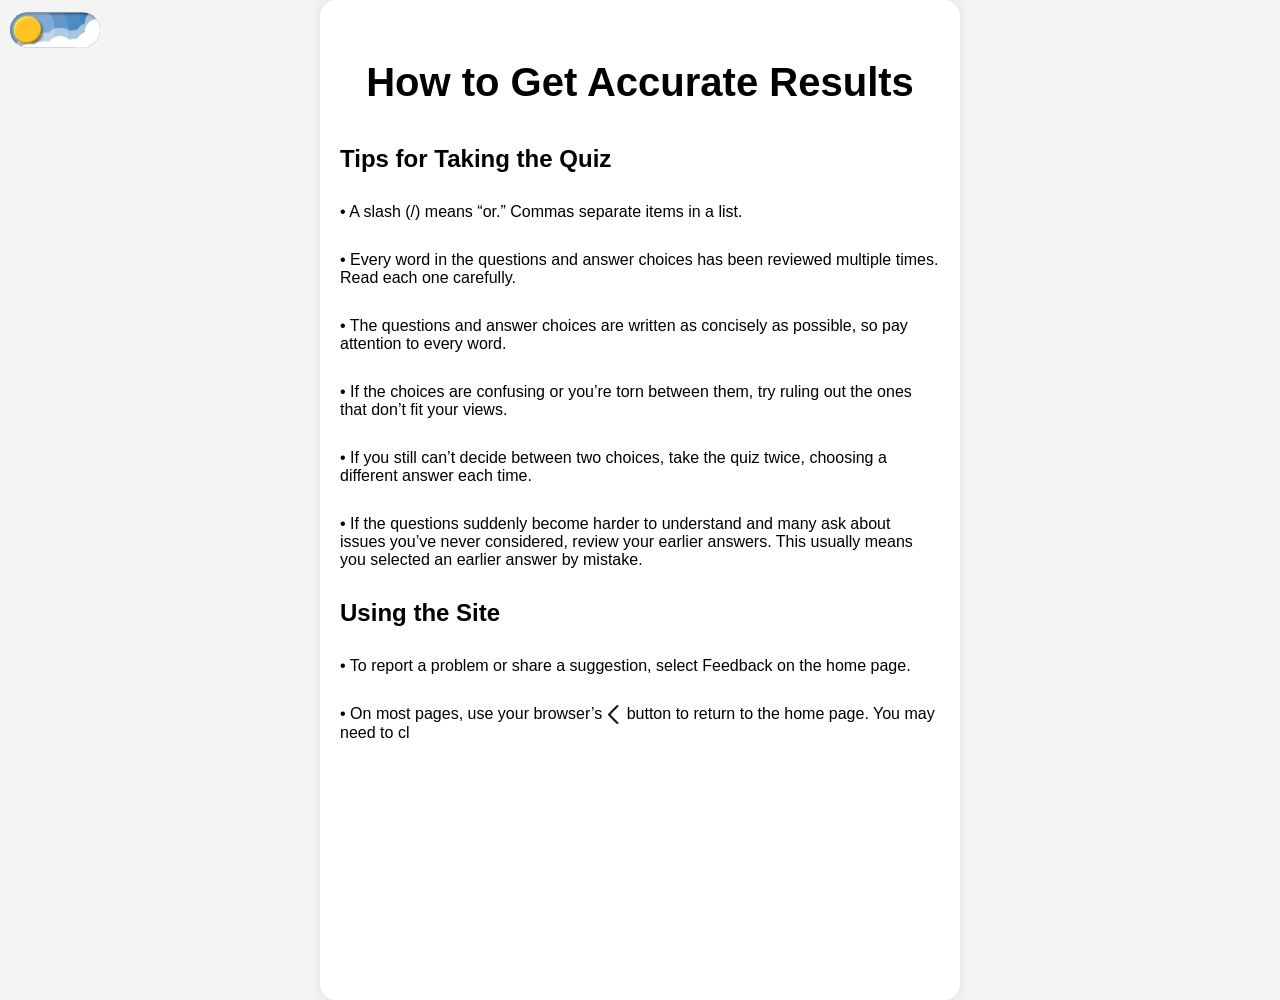
<file: note.html>
<!DOCTYPE html>
<html lang="en">
<head>
    <meta charset="UTF-8">
    <meta name="viewport" content="width=device-width, initial-scale=1.0">
    <title data-i18n="notesTitle">笔记</title>
    <link rel="stylesheet" href="notestyles.css?v=2">
    <link rel="stylesheet" href="daynight/style.css?v=4">
</head>
<body>
    <div class="container" style="font-size: 5px">
        <div class="components">
          <div class="main-button">
            <div class="moon"></div>
            <div class="moon"></div>
            <div class="moon"></div>
          </div>
          <div class="daytime-backgrond"></div>
          <div class="daytime-backgrond"></div>
          <div class="daytime-backgrond"></div>
          <div class="cloud">
            <div class="cloud-son"></div>
            <div class="cloud-son"></div>
            <div class="cloud-son"></div>
            <div class="cloud-son"></div>
            <div class="cloud-son"></div>
            <div class="cloud-son"></div>
          </div>
          <div class="cloud-light">
            <div class="cloud-son"></div>
            <div class="cloud-son"></div>
            <div class="cloud-son"></div>
            <div class="cloud-son"></div>
            <div class="cloud-son"></div>
            <div class="cloud-son"></div>
          </div>
          <div class="stars">
            <div class="star big">
              <div class="star-son"></div>
              <div class="star-son"></div>
              <div class="star-son"></div>
              <div class="star-son"></div>
            </div>
            <div class="star big">
              <div class="star-son"></div>
              <div class="star-son"></div>
              <div class="star-son"></div>
              <div class="star-son"></div>
            </div>
            <div class="star medium">
              <div class="star-son"></div>
              <div class="star-son"></div>
              <div class="star-son"></div>
              <div class="star-son"></div>
            </div>
            <div class="star medium">
              <div class="star-son"></div>
              <div class="star-son"></div>
              <div class="star-son"></div>
              <div class="star-son"></div>
            </div>
            <div class="star small">
              <div class="star-son"></div>
              <div class="star-son"></div>
              <div class="star-son"></div>
              <div class="star-son"></div>
            </div>
            <div class="star small">
              <div class="star-son"></div>
              <div class="star-son"></div>
              <div class="star-son"></div>
              <div class="star-son"></div>
            </div>
          </div>
        </div>
      </div>
    <div class="containerall">
        <h1 id="title" class="hidden fade-in-text" data-i18n="notesTitle">笔记</h1>
        <div id="note-container">
            <p class="bignote hidden fade-in-text" data-i18n="notesTestTips">-测试技巧</p>
            <p class="note hidden fade-in-text" data-i18n="notesNotation">•文字中“/” 表示或，“、” 表示并列</p>
            <p class="note hidden fade-in-text" data-i18n="notesWording">•所有题目、选项的每个字都经过多次审查，阅读时请不要遗漏任何字</p>
            <p class="note hidden fade-in-text" data-i18n="notesConciseCopy">•所有题目、选项中的文字都精简到了最简，阅读时请不要遗漏任何字</p>
            <p class="note hidden fade-in-text" data-i18n="notesElimination">•比较复杂或纠结的选项，尝试使用排除法</p>
            <p class="note hidden fade-in-text" data-i18n="notesTryBoth">•如果实在不知道要选哪个，您可以分别做两次测试，两次测试中分别选择您所纠结的不同的选项</p>
            <p class="note hidden fade-in-text" data-i18n="notesReviewAnswers">•如果在某一时刻突然感觉问题都变得更难懂，而且大量的问题自己之前从来没有考虑过，那么建议您重新审查一遍之前选择的选项，因为如果出现这种情况，大概率是之前的某个选项选错了</p>
            <p class="bignote hidden fade-in-text" data-i18n="notesSiteTips">-操作技巧</p>
            <p class="note hidden fade-in-text" data-i18n="notesFeedback">•任何问题或建议请在主界面点击“反馈问题”按钮</p>
            <p class="note hidden fade-in-text">
                <span data-i18n="notesBrowserBackPrefix">•在大部分界面点击（多次点击）浏览器自带的“</span><img src="chevron.left.png" class="inline-icon" alt="返回按钮" data-i18n-alt="notesBrowserBackAlt"><span data-i18n="notesBrowserBackSuffix">”按钮都能返回到主界面</span>
            </p>
            <p class="note hidden fade-in-text" data-i18n="notesTitleActions">•在主界面点击标题时显示软件版本，在测试页面点击标题时则返回主界面</p>
            <p class="bignote hidden fade-in-text" data-i18n="notesResultsHeading">-声明</p>
            <p class="note hidden fade-in-text" data-i18n="notesResultsNote">•最后的结果对于越不了解政治的人可能越准确，因为不了解政治的人通常没有什么独特的观点组合，因此一共的103个结果大概率能包括这些人的想法</p>
        </div>
    </div>
    <script src="approved-translations.js?v=26"></script>
    <script src="i18n.js?v=24"></script>
    <script>SiteI18n.applyPageLanguage();</script>
    <script src="typewriter.js?v=3"></script>
    <script src="daynight/script.js"></script>
</body>
</html>
</file>
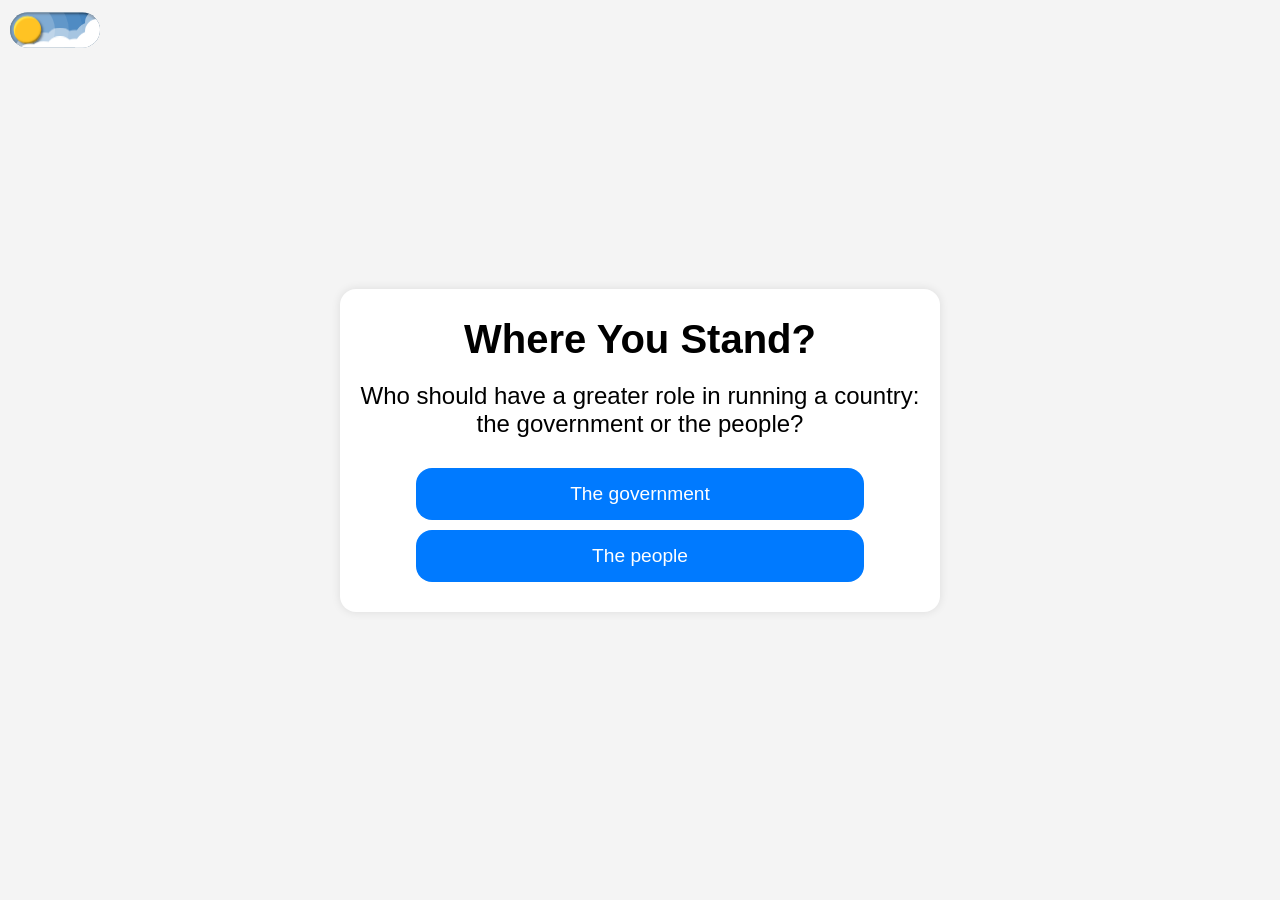
<file: test.html>
<!DOCTYPE html>
<html lang="zh-CN">
<head>
    <meta charset="UTF-8">
    <meta name="viewport" content="width=device-width, initial-scale=1.0">
    <title data-i18n="title">意识形态测试</title>
    <link rel="stylesheet" href="styles.css?v=11">
    <link rel="stylesheet" href="feedback.css?v=1">
    <link rel="stylesheet" href="daynight/style.css?v=4">
</head>
<body>
    <div class="container" style="font-size: 5px">
        <div class="components">
          <div class="main-button">
            <div class="moon"></div>
            <div class="moon"></div>
            <div class="moon"></div>
          </div>
          <div class="daytime-backgrond"></div>
          <div class="daytime-backgrond"></div>
          <div class="daytime-backgrond"></div>
          <div class="cloud">
            <div class="cloud-son"></div>
            <div class="cloud-son"></div>
            <div class="cloud-son"></div>
            <div class="cloud-son"></div>
            <div class="cloud-son"></div>
            <div class="cloud-son"></div>
          </div>
          <div class="cloud-light">
            <div class="cloud-son"></div>
            <div class="cloud-son"></div>
            <div class="cloud-son"></div>
            <div class="cloud-son"></div>
            <div class="cloud-son"></div>
            <div class="cloud-son"></div>
          </div>
          <div class="stars">
            <div class="star big">
              <div class="star-son"></div>
              <div class="star-son"></div>
              <div class="star-son"></div>
              <div class="star-son"></div>
            </div>
            <div class="star big">
              <div class="star-son"></div>
              <div class="star-son"></div>
              <div class="star-son"></div>
              <div class="star-son"></div>
            </div>
            <div class="star medium">
              <div class="star-son"></div>
              <div class="star-son"></div>
              <div class="star-son"></div>
              <div class="star-son"></div>
            </div>
            <div class="star medium">
              <div class="star-son"></div>
              <div class="star-son"></div>
              <div class="star-son"></div>
              <div class="star-son"></div>
            </div>
            <div class="star small">
              <div class="star-son"></div>
              <div class="star-son"></div>
              <div class="star-son"></div>
              <div class="star-son"></div>
            </div>
            <div class="star small">
              <div class="star-son"></div>
              <div class="star-son"></div>
              <div class="star-son"></div>
              <div class="star-son"></div>
            </div>
          </div>
        </div>
      </div>
    <div class="containerall">
        <h1 data-i18n="title" onclick="showVersion()">意识形态测试</h1>
        <div id="question-container">
            <div id="answer-context" hidden>
                <p><span data-i18n="previousAnswerLabel">上一回答：</span> <strong id="previous-answer"></strong></p>
                <p class="next-question-intro" data-i18n="nextQuestionIntro">为你定制的下一题：</p>
            </div>
            <p id="question">国家应更多由政府管理还是民众管理？</p>
        </div>
        <div id="options-container">
            <button class="option-button" onclick="selectOption('1')">政府</button>
            <button class="option-button" onclick="selectOption('2')">民众</button>
        </div>
        <button id="back-button" class="option-button back-button" data-i18n="back" style="display: none;" onclick="goBack()">后退</button>
    </div>
    <dialog id="feedback-dialog" aria-labelledby="feedback-title">
        <h2 id="feedback-title" data-i18n="resultFeedback">结果不准确？</h2>
        <form id="feedback-form" novalidate>
            <label for="feedback-text" data-i18n="feedbackLabel">你觉得哪里不准确？</label>
            <p id="feedback-hint" data-i18n="feedbackHint">可以描述不符合你的观点的地方，或你认为更合适的结果（最多 5000 字）。</p>
            <textarea id="feedback-text" name="feedback" rows="6" maxlength="5000" required aria-describedby="feedback-hint feedback-status"></textarea>
            <p id="feedback-status" role="status" aria-live="polite"></p>
            <div class="feedback-actions">
                <button id="feedback-cancel" class="option-button back-button" type="button" data-i18n="feedbackCancel">取消</button>
                <button id="feedback-submit" class="option-button" type="submit" data-i18n="feedbackSubmit">提交反馈</button>
            </div>
        </form>
    </dialog>
    <script src="approved-translations.js?v=26"></script>
    <script src="i18n.js?v=24"></script>
    <script src="feedback.js?v=1"></script>
    <script src="script.js?v=7"></script>
    <script src="logical.js?v=3"></script>
    <script src="daynight/script.js"></script>
</body>
</html>
</file>
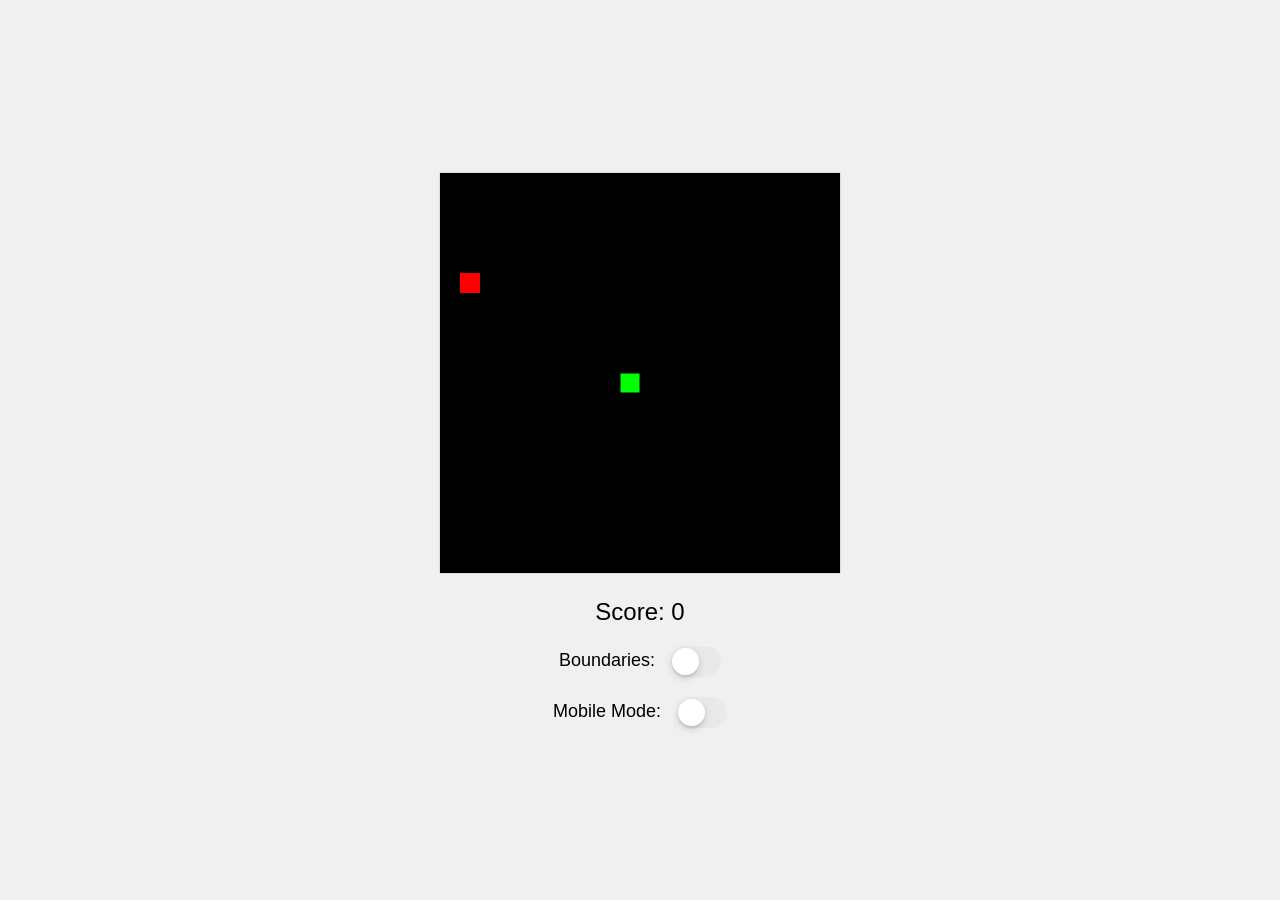
<file: games/snake/snake.html>
<!DOCTYPE html>
<html lang="en">
<head>
    <meta charset="UTF-8">
    <meta name="viewport" content="width=device-width, initial-scale=1.0">
    <title>Snake</title>
    <link rel="stylesheet" href="styles.css">
</head>
<body>
    <div class="container">
        <canvas id="gameCanvas" width="400" height="400"></canvas>
        <div class="score">Score: <span id="score">0</span></div>
        <button id="restartButton" onclick="restartGame()">Restart</button>
        
        <div class="boundary-toggle">
            Boundaries:
            <input type="checkbox" class="checkbox" id="boundarySwitch" onclick="toggleBoundary()">
            <label class="switch" for="boundarySwitch">
                <span class="slider"></span>
            </label>
        </div>
        
        <div class="mobile-toggle">
            Mobile Mode:
            <input type="checkbox" class="checkbox" id="mobileSwitch" onclick="toggleMobileMode()">
            <label class="switch" for="mobileSwitch">
                <span class="slider"></span>
            </label>
        </div>
        
        <div id="mobileControls" class="mobile-controls" style="display: none;">
            <div class="arrow-key" id="upKey" onclick="moveSnake('UP')"></div>
            <div class="arrow-key" id="leftKey" onclick="moveSnake('LEFT')"></div>
            <div class="arrow-key" id="downKey" onclick="moveSnake('DOWN')"></div>
            <div class="arrow-key" id="rightKey" onclick="moveSnake('RIGHT')"></div>
        </div>        
    </div>
    <script src="script.js"></script>
</body>
</html>
</file>
<file: portalstyles.css>
body {
    font-family: Arial, sans-serif;
    background-color: #f4f4f4;
    margin: 0;
    padding: 0;
    display: flex;
    justify-content: center;
    align-items: center;
    height: 100vh;
}

.containerall {
    background: white;
    padding: 40px 20px 30px;
    border-radius: 16px; /* 增加圆角度数 */
    box-shadow: 0 0 10px rgba(0, 0, 0, 0.1);
    text-align: center;
    max-width: 600px;
    width: 90%;
}

h1 {
    margin-bottom: 40px;
    font-size: 2.5em;
    cursor: pointer;
}

.option-button {
    display: block;
    width: 80%;
    padding: 15px;
    margin: 10px auto;
    border: none;
    background-color: #007AFF;
    color: white;
    border-radius: 16px; /* 增加圆角度数 */
    cursor: pointer;
    font-size: 1.2em;
}

.option-button1 {
    display: block;
    width: 80%;
    padding: 15px;
    margin: 10px auto;
    border: none;
    background-color: #6c757d;
    color: white;
    border-radius: 16px; /* 增加圆角度数 */
    cursor: pointer;
    font-size: 1.2em;
}

.option-button:hover {
    background-color: #0056b3;
}

.option-button1:hover {
    background-color: #545b62;
}

@media (max-width: 600px) {
    .containerall {
        padding: 20px 10px 15px;
    }

    h1 {
        font-size: 2em;
        margin-bottom: 32px;
    }

    .option-button {
        width: 95%;
        padding: 12px;
        font-size: 1em;
    }

    .option-button1 {
        width: 95%;
        padding: 12px;
        font-size: 1em;
    }
}

/* 新的动画样式 */
@keyframes expandAndFade {
    0% {
        transform: scale(1);
        opacity: 1;
    }
    100% {
        transform: scale(3);
        opacity: 0;
    }
}

/* 为 .option-button 添加动画类 */
.option-button.animate {
    animation: expandAndFade 1s forwards; /* 1秒的动画，动画结束时保持最终状态 */
}

/* 隐藏但保持占位的样式 */
.hidden {
    opacity: 0;
    pointer-events: none;
}
</file>
<file: feedback.css>
#feedback-dialog {
    box-sizing: border-box;
    width: min(480px, calc(100vw - 32px));
    max-height: calc(100vh - 32px);
    max-height: calc(100svh - 32px);
    margin: auto;
    padding: 24px;
    overflow-y: auto;
    border: 0;
    border-radius: 16px;
    background: white;
    color: #202124;
    box-shadow: 0 12px 40px rgba(0, 0, 0, 0.2);
}

#feedback-dialog::backdrop {
    background: rgba(0, 0, 0, 0.45);
}

#feedback-title {
    margin: 0 0 20px;
    font-size: 1.4em;
}

#feedback-form label {
    display: block;
    font-weight: bold;
}

#feedback-hint {
    margin: 8px 0 12px;
    color: #60656c;
    font-size: 0.9em;
    line-height: 1.6;
}

#feedback-text {
    display: block;
    box-sizing: border-box;
    width: 100%;
    padding: 12px;
    border: 1px solid #8a9098;
    border-radius: 10px;
    background: white;
    color: inherit;
    font: inherit;
    line-height: 1.5;
    resize: vertical;
}

#feedback-text:focus-visible,
#feedback-dialog .option-button:focus-visible {
    outline: 3px solid #007aff;
    outline-offset: 3px;
}

#feedback-status {
    margin: 12px 0;
    line-height: 1.5;
    color: #236738;
}

#feedback-status[data-error="true"] {
    color: #b42318;
}

.feedback-actions {
    display: flex;
    flex-wrap: wrap;
    justify-content: flex-end;
    gap: 10px;
}

#feedback-dialog .option-button {
    width: auto;
    margin: 0;
    padding: 10px 16px;
    font-size: 1em;
}

#feedback-dialog .option-button:disabled {
    opacity: 0.6;
    cursor: wait;
}

#feedback-submit[hidden] {
    display: none;
}

[data-theme="dark"] #feedback-dialog {
    background: #1e1e1e;
    color: #f4f4f4;
}

[data-theme="dark"] #feedback-text {
    background: #141414;
    border-color: #777;
}

[data-theme="dark"] #feedback-hint {
    color: #bdc1c6;
}

[data-theme="dark"] #feedback-status {
    color: #8edda4;
}

[data-theme="dark"] #feedback-status[data-error="true"] {
    color: #ffaca5;
}

.feedback-actions .back-button {
    background-color: #6c757d;
}

.feedback-actions .back-button:hover {
    background-color: #5a6268;
}
</file>
<file: daynight/style.css>
/*!
 * @license
 * Day-night-toggle-button (simplified version)
 * Source: https://github.com/Xiumuzaidiao/Day-night-toggle-button
 * SPDX-License-Identifier: ISC
 *
 * ISC License
 *
 * Copyright(c)2024,Xiumuzaidiao
 *
 * Permission to use, copy, modify, and/or distribute this software for any
 * purpose with or without fee is hereby granted, provided that the above
 * copyright notice and this permission notice appear in all copies.
 *
 * THE SOFTWARE IS PROVIDED "AS IS" AND THE AUTHOR DISCLAIMS ALL WARRANTIES
 * WITH REGARD TO THIS SOFTWARE INCLUDING ALL IMPLIED WARRANTIES OF
 * MERCHANTABILITY AND FITNESS. IN NO EVENT SHALL THE AUTHOR BE LIABLE FOR
 * ANY SPECIAL, DIRECT, INDIRECT, OR CONSEQUENTIAL DAMAGES OR ANY DAMAGES
 * WHATSOEVER RESULTING FROM LOSS OF USE, DATA OR PROFITS, WHETHER IN AN
 * ACTION OF CONTRACT, NEGLIGENCE OR OTHER TORTIOUS ACTION, ARISING OUT OF
 * OR IN CONNECTION WITH THE USE OR PERFORMANCE OF THIS SOFTWARE.
 */
* {
  margin: 0;
  padding: 0;
  transition: 0.7s;
  -webkit-tap-highlight-color: rgba(0, 0, 0, 0);
}
.option-button,
.option-button1 {
  /* 按钮背景色立即切换，保留其他属性的过渡。 */
  transition: all 0.7s ease, background-color 0s;
}
body[data-theme="dark"] {
  background-color: #141414; /* 夜间默认背景颜色 */
}
[data-theme="dark"] .containerall{
  background-color: #1E1E1E; /* 夜间默认背景颜色 */
}
[data-theme="dark"] h1{
  color: #F4F4F4; /* 夜间默认背景颜色 */
}
[data-theme="dark"] .option-button {
  background-color: #0066FF;
  color: #F4F4F4;
}
[data-theme="dark"] .option-button1 {
  background-color: #586169;
  color: #F4F4F4;
}
[data-theme="dark"] #question {
  color: #F4F4F4;
}
[data-theme="dark"] .option-button:hover {
  background-color: #0044CC;
}
[data-theme="dark"] .option-button1:hover {
  background-color: #40474E;
}
[data-theme="dark"] .back-button {
  background-color: #586169;
}
[data-theme="dark"] .back-button:hover {
  background-color: #464E54;
}
[data-theme="dark"] .note {
  color: #F4F4F4;
}
[data-theme="dark"] .bignote {
  color: #F4F4F4;
}
[data-theme="dark"] .inline-icon {
  filter: brightness(0) invert(1);
}
[data-theme="dark"] .version {
  background-color: #1E1E1E;
  border: 1px solid #000000;
}

[data-theme="dark"] .version-number {
  color: #0066FF;
}

[data-theme="dark"] .version-details {
  color: #F4F4F4;
}
.container {
  position: absolute;
  top: 30px;
  left: 55px;
  margin-top: -35em;
  margin-left: -90em;
  width: 180em;
  height: 70em;
  display: inline-block;
  vertical-align: bottom;
  -webkit-transform: translate3d(0, 0, 0);
  -moz-transform: translate3d(0, 0, 0);
  -o-transform: translate3d(0, 0, 0);
  -ms-transform: translate3d(0, 0, 0);
  transform: translate3d(0, 0, 0);
  transform: scale(0.1);
}
.container .components {
  position: fixed;
  width: 180em;
  height: 70em;
  background-color: #4685c0;
  border-radius: 100em;
  -webkit-box-shadow: inset 0 0 5em 3em rgba(0, 0, 0, 0.5);
  box-shadow: inset 0 0 5em 3em rgba(0, 0, 0, 0.5);
  overflow: hidden;
  -webkit-transition: 0.7s;
  -moz-transition: 0.7s;
  -o-transition: 0.7s;
  -ms-transition: 0.7s;
  transition: 0.7s;
  -webkit-transition-timing-function: cubic-bezier(0, 0.5, 1, 1);
  -moz-transition-timing-function: cubic-bezier(0, 0.5, 1, 1);
  -o-transition-timing-function: cubic-bezier(0, 0.5, 1, 1);
  -ms-transition-timing-function: cubic-bezier(0, 0.5, 1, 1);
  transition-timing-function: cubic-bezier(0, 0.5, 1, 1);
  cursor: pointer;
}
.container .main-button {
  margin: 7.5em 0 0 7.5em;
  width: 55em;
  height: 55em;
  background-color: #ffc323;
  border-radius: 50%;
  -webkit-box-shadow: 3em 3em 5em rgba(0, 0, 0, 0.5),
    inset -3em -5em 3em -3em rgba(0, 0, 0, 0.5), inset 4em 5em 2em -2em #ffe650;
  box-shadow: 3em 3em 5em rgba(0, 0, 0, 0.5),
    inset -3em -5em 3em -3em rgba(0, 0, 0, 0.5), inset 4em 5em 2em -2em #ffe650;
  -webkit-transition: 1s;
  -moz-transition: 1s;
  -o-transition: 1s;
  -ms-transition: 1s;
  transition: 1s;
  -webkit-transition-timing-function: cubic-bezier(0.56, 1.35, 0.52, 1);
  -moz-transition-timing-function: cubic-bezier(0.56, 1.35, 0.52, 1);
  -o-transition-timing-function: cubic-bezier(0.56, 1.35, 0.52, 1);
  -ms-transition-timing-function: cubic-bezier(0.56, 1.35, 0.52, 1);
  transition-timing-function: cubic-bezier(0.56, 1.35, 0.52, 1);
}
.container .moon {
  position: absolute;
  background-color: #96a0b4;
  -webkit-box-shadow: inset 0em 0em 1em 1em rgba(0, 0, 0, 0.3);
  box-shadow: inset 0em 0em 1em 1em rgba(0, 0, 0, 0.3);
  border-radius: 50%;
  -webkit-transition: 0.5s;
  -moz-transition: 0.5s;
  -o-transition: 0.5s;
  -ms-transition: 0.5s;
  transition: 0.5s;
  opacity: 0;
  -ms-filter: "progid:DXImageTransform.Microsoft.Alpha(Opacity=0)";
  filter: alpha(opacity=0);
}
.container .moon:nth-child(1) {
  top: 7.5em;
  left: 25em;
  width: 12.5em;
  height: 12.5em;
}
.container .moon:nth-child(2) {
  top: 20em;
  left: 7.5em;
  width: 20em;
  height: 20em;
}
.container .moon:nth-child(3) {
  top: 32.5em;
  left: 32.5em;
  width: 12.5em;
  height: 12.5em;
}
.container .daytime-backgrond {
  position: absolute;
  border-radius: 50%;
  -webkit-transition: 1s;
  -moz-transition: 1s;
  -o-transition: 1s;
  -ms-transition: 1s;
  transition: 1s;
  -webkit-transition-timing-function: cubic-bezier(0.56, 1.35, 0.52, 1);
  -moz-transition-timing-function: cubic-bezier(0.56, 1.35, 0.52, 1);
  -o-transition-timing-function: cubic-bezier(0.56, 1.35, 0.52, 1);
  -ms-transition-timing-function: cubic-bezier(0.56, 1.35, 0.52, 1);
  transition-timing-function: cubic-bezier(0.56, 1.35, 0.52, 1);
}
.container .daytime-backgrond:nth-child(2) {
  top: -20em;
  left: -20em;
  width: 110em;
  height: 110em;
  background-color: rgba(255, 255, 255, 0.2);
  z-index: -2;
}
.container .daytime-backgrond:nth-child(3) {
  top: -32.5em;
  left: -17.5em;
  width: 135em;
  height: 135em;
  background-color: rgba(255, 255, 255, 0.1);
  z-index: -3;
}
.container .daytime-backgrond:nth-child(4) {
  top: -45em;
  left: -15em;
  width: 160em;
  height: 160em;
  background-color: rgba(255, 255, 255, 0.05);
  z-index: -4;
}
.container .cloud,
.container .cloud-light {
  -webkit-transform: translateY(10em);
  -moz-transform: translateY(10em);
  -o-transform: translateY(10em);
  -ms-transform: translateY(10em);
  transform: translateY(10em);
  -webkit-transition: 1s;
  -moz-transition: 1s;
  -o-transition: 1s;
  -ms-transition: 1s;
  transition: 1s;
  -webkit-transition-timing-function: cubic-bezier(0.56, 1.35, 0.52, 1);
  -moz-transition-timing-function: cubic-bezier(0.56, 1.35, 0.52, 1);
  -o-transition-timing-function: cubic-bezier(0.56, 1.35, 0.52, 1);
  -ms-transition-timing-function: cubic-bezier(0.56, 1.35, 0.52, 1);
  transition-timing-function: cubic-bezier(0.56, 1.35, 0.52, 1);
}
.container .cloud-son {
  position: absolute;
  background-color: #fff;
  border-radius: 50%;
  z-index: -1;
  -webkit-transition: -webkit-transform 6s, right 1s, bottom 1s;
  -moz-transition: -moz-transform 6s, right 1s, bottom 1s;
  -o-transition: -o-transform 6s, right 1s, bottom 1s;
  -ms-transition: -ms-transform 6s, right 1s, bottom 1s;
  transition: transform 6s, right 1s, bottom 1s;
}
.container .cloud-son:nth-child(6n + 1) {
  right: -20em;
  bottom: 10em;
  width: 50em;
  height: 50em;
}
.container .cloud-son:nth-child(6n + 2) {
  right: -10em;
  bottom: -25em;
  width: 60em;
  height: 60em;
}
.container .cloud-son:nth-child(6n + 3) {
  right: 20em;
  bottom: -40em;
  width: 60em;
  height: 60em;
}
.container .cloud-son:nth-child(6n + 4) {
  right: 50em;
  bottom: -35em;
  width: 60em;
  height: 60em;
}
.container .cloud-son:nth-child(6n + 5) {
  right: 75em;
  bottom: -60em;
  width: 75em;
  height: 75em;
}
.container .cloud-son:nth-child(6n + 6) {
  right: 110em;
  bottom: -50em;
  width: 60em;
  height: 60em;
}
.container .cloud {
  z-index: -2;
}
.container .cloud-light {
  position: absolute;
  right: 0em;
  bottom: 25em;
  opacity: 0.5;
  -ms-filter: "progid:DXImageTransform.Microsoft.Alpha(Opacity=50)";
  filter: alpha(opacity=50);
  z-index: -3;
}
.container .stars {
  -webkit-transform: translateY(-125em);
  -moz-transform: translateY(-125em);
  -o-transform: translateY(-125em);
  -ms-transform: translateY(-125em);
  transform: translateY(-125em);
  z-index: -2;
  -webkit-transition: 1s;
  -moz-transition: 1s;
  -o-transition: 1s;
  -ms-transition: 1s;
  transition: 1s;
  -webkit-transition-timing-function: cubic-bezier(0.56, 1.35, 0.52, 1);
  -moz-transition-timing-function: cubic-bezier(0.56, 1.35, 0.52, 1);
  -o-transition-timing-function: cubic-bezier(0.56, 1.35, 0.52, 1);
  -ms-transition-timing-function: cubic-bezier(0.56, 1.35, 0.52, 1);
  transition-timing-function: cubic-bezier(0.56, 1.35, 0.52, 1);
}
.container .big {
  --size: 7em;
}
.container .medium {
  --size: 5em;
}
.container .small {
  --size: 3em;
}
.container .star {
  position: absolute;
  width: calc(2 * var(--size));
  height: calc(2 * var(--size));
}
.container .star:nth-child(1) {
  top: 11em;
  left: 39em;
}
.container .star:nth-child(2) {
  top: 39em;
  left: 91em;
}
.container .star:nth-child(3) {
  top: 26em;
  left: 19em;
}
.container .star:nth-child(4) {
  top: 37em;
  left: 66em;
}
.container .star:nth-child(5) {
  top: 21em;
  left: 75em;
}
.container .star:nth-child(6) {
  top: 51em;
  left: 38em;
}
.container .star-son {
  float: left;
}
.container .star-son:nth-child(1) {
  --pos: left 0;
}
.container .star-son:nth-child(2) {
  --pos: right 0;
}
.container .star-son:nth-child(3) {
  --pos: 0 bottom;
}
.container .star-son:nth-child(4) {
  --pos: right bottom;
}
.container .star-son {
  width: var(--size);
  height: var(--size);
  background-image: -webkit-radial-gradient(
    circle var(--size) at var(--pos),
    transparent calc(95% - 1px),
    #fff 95%
  );
  background-image: -moz-radial-gradient(
    circle var(--size) at var(--pos),
    transparent calc(95% - 1px),
    #fff 95%
  );
  background-image: -o-radial-gradient(
    circle var(--size) at var(--pos),
    transparent calc(95% - 1px),
    #fff 95%
  );
  background-image: -ms-radial-gradient(
    circle var(--size) at var(--pos),
    transparent calc(95% - 1px),
    #fff 95%
  );
  background-image: radial-gradient(
    circle var(--size) at var(--pos),
    transparent calc(95% - 1px),
    #fff 95%
  );
}
.container .components .main-button:hover {
  -webkit-transform: translateX(10em);
  -moz-transform: translateX(10em);
  -o-transform: translateX(10em);
  -ms-transform: translateX(10em);
  transform: translateX(10em);
}
.container .components .main-button:hover ~ .daytime-backgrond:nth-child(2) {
  -webkit-transform: translateX(10em);
  -moz-transform: translateX(10em);
  -o-transform: translateX(10em);
  -ms-transform: translateX(10em);
  transform: translateX(10em);
}
.container .components .main-button:hover ~ .daytime-backgrond:nth-child(3) {
  -webkit-transform: translateX(7em);
  -moz-transform: translateX(7em);
  -o-transform: translateX(7em);
  -ms-transform: translateX(7em);
  transform: translateX(7em);
}
.container .components .main-button:hover ~ .daytime-backgrond:nth-child(4) {
  -webkit-transform: translateX(4em);
  -moz-transform: translateX(4em);
  -o-transform: translateX(4em);
  -ms-transform: translateX(4em);
  transform: translateX(4em);
}
.container .components .main-button:hover ~ .cloud .cloud-son:nth-child(1) {
  right: -24em;
  bottom: 10em;
}
.container .components .main-button:hover ~ .cloud .cloud-son:nth-child(2) {
  right: -12em;
  bottom: -27em;
}
.container .components .main-button:hover ~ .cloud .cloud-son:nth-child(3) {
  right: 17em;
  bottom: -43em;
}
.container .components .main-button:hover ~ .cloud .cloud-son:nth-child(4) {
  right: 46em;
  bottom: -39em;
}
.container .components .main-button:hover ~ .cloud .cloud-son:nth-child(5) {
  right: 70em;
  bottom: -65em;
}
.container .components .main-button:hover ~ .cloud .cloud-son:nth-child(6) {
  right: 109em;
  bottom: -54em;
}
.container
  .components
  .main-button:hover
  ~ .cloud-light
  .cloud-son:nth-child(1) {
  right: -23em;
  bottom: 10em;
}
.container
  .components
  .main-button:hover
  ~ .cloud-light
  .cloud-son:nth-child(2) {
  right: -11em;
  bottom: -26em;
}
.container
  .components
  .main-button:hover
  ~ .cloud-light
  .cloud-son:nth-child(3) {
  right: 18em;
  bottom: -42em;
}
.container
  .components
  .main-button:hover
  ~ .cloud-light
  .cloud-son:nth-child(4) {
  right: 47em;
  bottom: -38em;
}
.container
  .components
  .main-button:hover
  ~ .cloud-light
  .cloud-son:nth-child(5) {
  right: 74em;
  bottom: -64em;
}
.container
  .components
  .main-button:hover
  ~ .cloud-light
  .cloud-son:nth-child(6) {
  right: 110em;
  bottom: -55em;
}
[data-theme="light"] .container .cloud-son {
  -webkit-transform: scale(1);
  -moz-transform: scale(1);
  -o-transform: scale(1);
  -ms-transform: scale(1);
  transform: scale(1);
  -webkit-transition-timing-function: cubic-bezier(0.56, 1.35, 0.52, 1);
  -moz-transition-timing-function: cubic-bezier(0.56, 1.35, 0.52, 1);
  -o-transition-timing-function: cubic-bezier(0.56, 1.35, 0.52, 1);
  -ms-transition-timing-function: cubic-bezier(0.56, 1.35, 0.52, 1);
  transition-timing-function: cubic-bezier(0.56, 1.35, 0.52, 1);
  -webkit-transition: 1s;
  -moz-transition: 1s;
  -o-transition: 1s;
  -ms-transition: 1s;
  transition: 1s;
  -webkit-animation-iteration-count: infinite;
  -moz-animation-iteration-count: infinite;
  -o-animation-iteration-count: infinite;
  -ms-animation-iteration-count: infinite;
  animation-iteration-count: infinite;
  -webkit-animation-direction: alternate;
  -moz-animation-direction: alternate;
  -o-animation-direction: alternate;
  -ms-animation-direction: alternate;
  animation-direction: alternate;
  -webkit-animation-timing-function: ease-in-out;
  -moz-animation-timing-function: ease-in-out;
  -o-animation-timing-function: ease-in-out;
  -ms-animation-timing-function: ease-in-out;
  animation-timing-function: ease-in-out;
}
[data-theme="light"] .container .cloud-son:nth-child(6n + 1) {
  -webkit-animation-name: naoCloud;
  -moz-animation-name: naoCloud;
  -o-animation-name: naoCloud;
  -ms-animation-name: naoCloud;
  animation-name: naoCloud;
  -webkit-animation-duration: 4.5s;
  -moz-animation-duration: 4.5s;
  -o-animation-duration: 4.5s;
  -ms-animation-duration: 4.5s;
  animation-duration: 4.5s;
}
[data-theme="light"] .container .cloud-son:nth-child(6n + 2) {
  -webkit-animation-name: naoCloud;
  -moz-animation-name: naoCloud;
  -o-animation-name: naoCloud;
  -ms-animation-name: naoCloud;
  animation-name: naoCloud;
  -webkit-animation-duration: 5.1s;
  -moz-animation-duration: 5.1s;
  -o-animation-duration: 5.1s;
  -ms-animation-duration: 5.1s;
  animation-duration: 5.1s;
}
[data-theme="light"] .container .cloud-son:nth-child(6n + 3) {
  -webkit-animation-name: naoCloud;
  -moz-animation-name: naoCloud;
  -o-animation-name: naoCloud;
  -ms-animation-name: naoCloud;
  animation-name: naoCloud;
  -webkit-animation-duration: 5.9s;
  -moz-animation-duration: 5.9s;
  -o-animation-duration: 5.9s;
  -ms-animation-duration: 5.9s;
  animation-duration: 5.9s;
}
[data-theme="light"] .container .cloud-son:nth-child(6n + 4) {
  -webkit-animation-name: naoCloud;
  -moz-animation-name: naoCloud;
  -o-animation-name: naoCloud;
  -ms-animation-name: naoCloud;
  animation-name: naoCloud;
  -webkit-animation-duration: 6.3s;
  -moz-animation-duration: 6.3s;
  -o-animation-duration: 6.3s;
  -ms-animation-duration: 6.3s;
  animation-duration: 6.3s;
}
[data-theme="light"] .container .cloud-son:nth-child(6n + 5) {
  -webkit-animation-name: naoCloud;
  -moz-animation-name: naoCloud;
  -o-animation-name: naoCloud;
  -ms-animation-name: naoCloud;
  animation-name: naoCloud;
  -webkit-animation-duration: 4.7s;
  -moz-animation-duration: 4.7s;
  -o-animation-duration: 4.7s;
  -ms-animation-duration: 4.7s;
  animation-duration: 4.7s;
}
[data-theme="light"] .container .cloud-son:nth-child(6n + 6) {
  -webkit-animation-name: naoCloud;
  -moz-animation-name: naoCloud;
  -o-animation-name: naoCloud;
  -ms-animation-name: naoCloud;
  animation-name: naoCloud;
  -webkit-animation-duration: 5s;
  -moz-animation-duration: 5s;
  -o-animation-duration: 5s;
  -ms-animation-duration: 5s;
  animation-duration: 5s;
}
[data-theme="dark"] .container .components {
  background-color: #191e32;
}
[data-theme="dark"] .container .main-button {
  -webkit-transform: translateX(110em);
  -moz-transform: translateX(110em);
  -o-transform: translateX(110em);
  -ms-transform: translateX(110em);
  transform: translateX(110em);
  background-color: #c3c8d2;
  -webkit-box-shadow: 3em 3em 5em rgba(0, 0, 0, 0.5),
    inset -3em -5em 3em -3em rgba(0, 0, 0, 0.5), inset 4em 5em 2em -2em #ffffd2;
  box-shadow: 3em 3em 5em rgba(0, 0, 0, 0.5),
    inset -3em -5em 3em -3em rgba(0, 0, 0, 0.5), inset 4em 5em 2em -2em #ffffd2;
}
[data-theme="dark"] .container .moon:nth-child(1) {
  opacity: 1;
  -ms-filter: none;
  filter: none;
}
[data-theme="dark"] .container .moon:nth-child(2) {
  opacity: 1;
  -ms-filter: none;
  filter: none;
}
[data-theme="dark"] .container .moon:nth-child(3) {
  opacity: 1;
  -ms-filter: none;
  filter: none;
}
[data-theme="dark"] .container .daytime-backgrond:nth-child(2) {
  -webkit-transform: translateX(110em);
  -moz-transform: translateX(110em);
  -o-transform: translateX(110em);
  -ms-transform: translateX(110em);
  transform: translateX(110em);
}
[data-theme="dark"] .container .daytime-backgrond:nth-child(3) {
  -webkit-transform: translateX(80em);
  -moz-transform: translateX(80em);
  -o-transform: translateX(80em);
  -ms-transform: translateX(80em);
  transform: translateX(80em);
}
[data-theme="dark"] .container .daytime-backgrond:nth-child(4) {
  -webkit-transform: translateX(50em);
  -moz-transform: translateX(50em);
  -o-transform: translateX(50em);
  -ms-transform: translateX(50em);
  transform: translateX(50em);
}
[data-theme="dark"] .container .cloud,
[data-theme="dark"] .container .cloud-light {
  -webkit-transform: translateY(80em);
  -moz-transform: translateY(80em);
  -o-transform: translateY(80em);
  -ms-transform: translateY(80em);
  transform: translateY(80em);
}
[data-theme="dark"] .container .stars {
  -webkit-transform: translateY(-62.5em);
  -moz-transform: translateY(-62.5em);
  -o-transform: translateY(-62.5em);
  -ms-transform: translateY(-62.5em);
  transform: translateY(-62.5em);
  opacity: 1;
  -ms-filter: none;
  filter: none;
}
[data-theme="dark"] .container .star {
  -webkit-transform: scale(1);
  -moz-transform: scale(1);
  -o-transform: scale(1);
  -ms-transform: scale(1);
  transform: scale(1);
  -webkit-transition-timing-function: cubic-bezier(0.56, 1.35, 0.52, 1);
  -moz-transition-timing-function: cubic-bezier(0.56, 1.35, 0.52, 1);
  -o-transition-timing-function: cubic-bezier(0.56, 1.35, 0.52, 1);
  -ms-transition-timing-function: cubic-bezier(0.56, 1.35, 0.52, 1);
  transition-timing-function: cubic-bezier(0.56, 1.35, 0.52, 1);
  -webkit-transition: 1s;
  -moz-transition: 1s;
  -o-transition: 1s;
  -ms-transition: 1s;
  transition: 1s;
  -webkit-animation-iteration-count: infinite;
  -moz-animation-iteration-count: infinite;
  -o-animation-iteration-count: infinite;
  -ms-animation-iteration-count: infinite;
  animation-iteration-count: infinite;
  -webkit-animation-direction: alternate;
  -moz-animation-direction: alternate;
  -o-animation-direction: alternate;
  -ms-animation-direction: alternate;
  animation-direction: alternate;
  -webkit-animation-timing-function: linear;
  -moz-animation-timing-function: linear;
  -o-animation-timing-function: linear;
  -ms-animation-timing-function: linear;
  animation-timing-function: linear;
}
[data-theme="dark"] .container .star:nth-child(1) {
  -webkit-animation-name: naoStar;
  -moz-animation-name: naoStar;
  -o-animation-name: naoStar;
  -ms-animation-name: naoStar;
  animation-name: naoStar;
  -webkit-animation-duration: 3.5s;
  -moz-animation-duration: 3.5s;
  -o-animation-duration: 3.5s;
  -ms-animation-duration: 3.5s;
  animation-duration: 3.5s;
}
[data-theme="dark"] .container .star:nth-child(2) {
  -webkit-animation-name: naoStar;
  -moz-animation-name: naoStar;
  -o-animation-name: naoStar;
  -ms-animation-name: naoStar;
  animation-name: naoStar;
  -webkit-animation-duration: 4.1s;
  -moz-animation-duration: 4.1s;
  -o-animation-duration: 4.1s;
  -ms-animation-duration: 4.1s;
  animation-duration: 4.1s;
}
[data-theme="dark"] .container .star:nth-child(3) {
  -webkit-animation-name: naoStar;
  -moz-animation-name: naoStar;
  -o-animation-name: naoStar;
  -ms-animation-name: naoStar;
  animation-name: naoStar;
  -webkit-animation-duration: 4.9s;
  -moz-animation-duration: 4.9s;
  -o-animation-duration: 4.9s;
  -ms-animation-duration: 4.9s;
  animation-duration: 4.9s;
}
[data-theme="dark"] .container .star:nth-child(4) {
  -webkit-animation-name: naoStar;
  -moz-animation-name: naoStar;
  -o-animation-name: naoStar;
  -ms-animation-name: naoStar;
  animation-name: naoStar;
  -webkit-animation-duration: 5.3s;
  -moz-animation-duration: 5.3s;
  -o-animation-duration: 5.3s;
  -ms-animation-duration: 5.3s;
  animation-duration: 5.3s;
}
[data-theme="dark"] .container .star:nth-child(5) {
  -webkit-animation-name: naoStar;
  -moz-animation-name: naoStar;
  -o-animation-name: naoStar;
  -ms-animation-name: naoStar;
  animation-name: naoStar;
  -webkit-animation-duration: 3s;
  -moz-animation-duration: 3s;
  -o-animation-duration: 3s;
  -ms-animation-duration: 3s;
  animation-duration: 3s;
}
[data-theme="dark"] .container .star:nth-child(6) {
  -webkit-animation-name: naoStar;
  -moz-animation-name: naoStar;
  -o-animation-name: naoStar;
  -ms-animation-name: naoStar;
  animation-name: naoStar;
  -webkit-animation-duration: 2.2s;
  -moz-animation-duration: 2.2s;
  -o-animation-duration: 2.2s;
  -ms-animation-duration: 2.2s;
  animation-duration: 2.2s;
}
[data-theme="dark"] .container .components .main-button:hover {
  -webkit-transform: translateX(100em);
  -moz-transform: translateX(100em);
  -o-transform: translateX(100em);
  -ms-transform: translateX(100em);
  transform: translateX(100em);
}
[data-theme="dark"]
  .container
  .components
  .main-button:hover
  ~ .daytime-backgrond:nth-child(2) {
  -webkit-transform: translateX(100em);
  -moz-transform: translateX(100em);
  -o-transform: translateX(100em);
  -ms-transform: translateX(100em);
  transform: translateX(100em);
}
[data-theme="dark"]
  .container
  .components
  .main-button:hover
  ~ .daytime-backgrond:nth-child(3) {
  -webkit-transform: translateX(73em);
  -moz-transform: translateX(73em);
  -o-transform: translateX(73em);
  -ms-transform: translateX(73em);
  transform: translateX(73em);
}
[data-theme="dark"]
  .container
  .components
  .main-button:hover
  ~ .daytime-backgrond:nth-child(4) {
  -webkit-transform: translateX(46em);
  -moz-transform: translateX(46em);
  -o-transform: translateX(46em);
  -ms-transform: translateX(46em);
  transform: translateX(46em);
}
[data-theme="dark"]
  .container
  .components
  .main-button:hover
  ~ .stars
  .star:nth-child(1) {
  top: 10em;
  left: 36em;
}
[data-theme="dark"]
  .container
  .components
  .main-button:hover
  ~ .stars
  .star:nth-child(2) {
  top: 40em;
  left: 87em;
}
[data-theme="dark"]
  .container
  .components
  .main-button:hover
  ~ .stars
  .star:nth-child(3) {
  top: 26em;
  left: 16em;
}
[data-theme="dark"]
  .container
  .components
  .main-button:hover
  ~ .stars
  .star:nth-child(4) {
  top: 38em;
  left: 63em;
}
[data-theme="dark"]
  .container
  .components
  .main-button:hover
  ~ .stars
  .star:nth-child(5) {
  top: 20.5em;
  left: 72em;
}
[data-theme="dark"]
  .container
  .components
  .main-button:hover
  ~ .stars
  .star:nth-child(6) {
  top: 51.5em;
  left: 35em;
}

@-moz-keyframes naoStar {
  0%,
  20% {
    -webkit-transform: scale(0);
    -moz-transform: scale(0);
    -o-transform: scale(0);
    -ms-transform: scale(0);
    transform: scale(0);
  }
  20%,
  100% {
    -webkit-transform: scale(1);
    -moz-transform: scale(1);
    -o-transform: scale(1);
    -ms-transform: scale(1);
    transform: scale(1);
  }
}
@-webkit-keyframes naoStar {
  0%,
  20% {
    -webkit-transform: scale(0);
    -moz-transform: scale(0);
    -o-transform: scale(0);
    -ms-transform: scale(0);
    transform: scale(0);
  }
  20%,
  100% {
    -webkit-transform: scale(1);
    -moz-transform: scale(1);
    -o-transform: scale(1);
    -ms-transform: scale(1);
    transform: scale(1);
  }
}
@-o-keyframes naoStar {
  0%,
  20% {
    -webkit-transform: scale(0);
    -moz-transform: scale(0);
    -o-transform: scale(0);
    -ms-transform: scale(0);
    transform: scale(0);
  }
  20%,
  100% {
    -webkit-transform: scale(1);
    -moz-transform: scale(1);
    -o-transform: scale(1);
    -ms-transform: scale(1);
    transform: scale(1);
  }
}
@keyframes naoStar {
  0%,
  20% {
    -webkit-transform: scale(0);
    -moz-transform: scale(0);
    -o-transform: scale(0);
    -ms-transform: scale(0);
    transform: scale(0);
  }
  20%,
  100% {
    -webkit-transform: scale(1);
    -moz-transform: scale(1);
    -o-transform: scale(1);
    -ms-transform: scale(1);
    transform: scale(1);
  }
}
@-moz-keyframes naoCloud {
  0% {
    -webkit-transform: translate(2em, -2em);
    -moz-transform: translate(2em, -2em);
    -o-transform: translate(2em, -2em);
    -ms-transform: translate(2em, -2em);
    transform: translate(2em, -2em);
  }
  50% {
    -webkit-transform: translate(-2em, 2em);
    -moz-transform: translate(-2em, 2em);
    -o-transform: translate(-2em, 2em);
    -ms-transform: translate(-2em, 2em);
    transform: translate(-2em, 2em);
  }
  100% {
    -webkit-transform: translate(2em, -2em);
    -moz-transform: translate(2em, -2em);
    -o-transform: translate(2em, -2em);
    -ms-transform: translate(2em, -2em);
    transform: translate(2em, -2em);
  }
}
@-webkit-keyframes naoCloud {
  0% {
    -webkit-transform: translate(2em, -2em);
    -moz-transform: translate(2em, -2em);
    -o-transform: translate(2em, -2em);
    -ms-transform: translate(2em, -2em);
    transform: translate(2em, -2em);
  }
  50% {
    -webkit-transform: translate(-2em, 2em);
    -moz-transform: translate(-2em, 2em);
    -o-transform: translate(-2em, 2em);
    -ms-transform: translate(-2em, 2em);
    transform: translate(-2em, 2em);
  }
  100% {
    -webkit-transform: translate(2em, -2em);
    -moz-transform: translate(2em, -2em);
    -o-transform: translate(2em, -2em);
    -ms-transform: translate(2em, -2em);
    transform: translate(2em, -2em);
  }
}
@-o-keyframes naoCloud {
  0% {
    -webkit-transform: translate(2em, -2em);
    -moz-transform: translate(2em, -2em);
    -o-transform: translate(2em, -2em);
    -ms-transform: translate(2em, -2em);
    transform: translate(2em, -2em);
  }
  50% {
    -webkit-transform: translate(-2em, 2em);
    -moz-transform: translate(-2em, 2em);
    -o-transform: translate(-2em, 2em);
    -ms-transform: translate(-2em, 2em);
    transform: translate(-2em, 2em);
  }
  100% {
    -webkit-transform: translate(2em, -2em);
    -moz-transform: translate(2em, -2em);
    -o-transform: translate(2em, -2em);
    -ms-transform: translate(2em, -2em);
    transform: translate(2em, -2em);
  }
}
@keyframes naoCloud {
  0% {
    -webkit-transform: translate(2em, -2em);
    -moz-transform: translate(2em, -2em);
    -o-transform: translate(2em, -2em);
    -ms-transform: translate(2em, -2em);
    transform: translate(2em, -2em);
  }
  50% {
    -webkit-transform: translate(-2em, 2em);
    -moz-transform: translate(-2em, 2em);
    -o-transform: translate(-2em, 2em);
    -ms-transform: translate(-2em, 2em);
    transform: translate(-2em, 2em);
  }
  100% {
    -webkit-transform: translate(2em, -2em);
    -moz-transform: translate(2em, -2em);
    -o-transform: translate(2em, -2em);
    -ms-transform: translate(2em, -2em);
    transform: translate(2em, -2em);
  }
}
</file>
<file: translation-review/styles.css>
:root {
  --ink: #273c32;
  --text: #3f4a43;
  --muted: #7c857d;
  --line: #e1e6df;
  --green: #34644e;
  --soft: #f0f4ed;
  --amber: #957033;
  font-family: -apple-system, BlinkMacSystemFont, "Segoe UI", "PingFang SC", "Microsoft YaHei", sans-serif;
  color: var(--text);
  background: #fafbf8;
}
* { box-sizing: border-box; }
body { margin: 0; font-size: 14px; line-height: 1.7; }
button, textarea, input { font: inherit; }
button, summary { cursor: pointer; }
button { border: 0; background: none; color: inherit; }
button:focus-visible, summary:focus-visible, a:focus-visible, textarea:focus-visible, input:focus-visible { outline: 2px solid var(--green); outline-offset: 3px; }
a { color: var(--green); }
p, h1, h2, h4 { margin: 0; }
[hidden] { display: none !important; }
main { max-width: 940px; margin: 0 auto; padding: 30px 24px; }
.page-header { display: flex; justify-content: space-between; align-items: center; gap: 18px; }
h1 { font-size: 24px; font-weight: 600; color: var(--ink); }
.subtitle { font-size: 12px; color: var(--muted); margin-top: 5px; }
#save-status { margin-top: 12px; font-size: 11px; color: var(--muted); }
.page-links { display: flex; gap: 25px; margin-top: 17px; padding: 10px 0; border-bottom: 1px solid var(--line); position: sticky; top: 0; background: #fafbf8; z-index: 2; }
.page-links a { font-size: 13px; color: var(--muted); text-decoration: none; padding: 3px 0; }
.page-links a[aria-current=page] { color: var(--green); box-shadow: 0 2px var(--green); }
.page-links a:hover { color: var(--green); }
.empty-message { padding: 48px 0; color: var(--muted); font-size: 13px; }
.primary-button, .quiet-button { border-radius: 5px; padding: 8px 13px; font-size: 12px; white-space: nowrap; }
.primary-button { color: white; background: var(--green); }
.primary-button:hover { background: #264f3c; }
.quiet-button { border: 1px solid var(--line); background: white; }
.text-button { padding: 0; color: var(--green); font-size: 11px; }
.review-set { margin-top: 28px; }
.review-set + .review-set { margin-top: 48px; border-top: 1px solid var(--line); padding-top: 24px; }
.text-group { margin-top: 23px; }
.entry { border: 1px solid var(--line); background: white; border-radius: 7px; margin-bottom: 12px; overflow: hidden; }
.entry[data-status=approved] { border-left: 3px solid #77a18c; }
.entry[data-status=changes] { border-left: 3px solid #c99b54; }
.entry-top { padding: 11px 16px 0; display: flex; align-items: center; justify-content: space-between; gap: 10px; flex-wrap: wrap; }
.entry-tags { display: flex; align-items: center; gap: 9px; flex-wrap: wrap; }
.entry-status { font-size: 11px; color: var(--muted); }
.entry-status.approved { color: var(--green); }
.entry-status.changes { color: var(--amber); }
.tag { font-size: 10px; border-radius: 3px; padding: 1px 6px; background: #f2f4ef; color: var(--muted); }
.tag.priority { color: var(--amber); background: #fbf5e8; }
.comparison { display: grid; grid-template-columns: 1fr 1fr; padding: 15px 16px; gap: 20px; }
.language-label { display: flex; align-items: center; justify-content: space-between; gap: 8px; color: #929b93; font-size: 10px; margin-bottom: 7px; }
.copy { white-space: pre-wrap; overflow-wrap: anywhere; font-size: 15px; line-height: 1.8; }
.english { border-left: 1px solid #edf0eb; padding-left: 20px; }
.english .copy { color: var(--ink); font-size: 16px; line-height: 1.7; }
.mini-button { color: var(--green); font-size: 11px; padding: 0; white-space: nowrap; }
.mini-button:hover { text-decoration: underline; }
.edited-flag { color: var(--green); }
.candidate-options { display: grid; gap: 12px; }
.editor-footer + .candidate-options { margin-top: 14px; }
.candidate { padding: 10px 12px; border: 1px solid var(--line); border-radius: 5px; }
.candidate[data-selected=true] { border-color: #b6ccbc; background: #f6f8f3; }
.candidate-note { margin: 7px 0; font-size: 12px; line-height: 1.8; color: #6b776e; }
.candidate .mini-button { margin-top: 6px; }
.copy + .candidate-options { margin-top: 14px; }
.entry-note { margin: 0 16px 12px; padding: 9px 11px; background: #f6f8f3; border-radius: 4px; color: #6b776e; font-size: 12px; line-height: 1.8; }
.entry-note strong { color: #798477; font-weight: 500; margin-right: 8px; }
.entry-bottom { display: flex; justify-content: space-between; align-items: center; gap: 10px; border-top: 1px solid #eef0ec; padding: 7px 16px; }
.status-actions { display: flex; gap: 4px; }
.status-actions button { padding: 3px 8px; border-radius: 4px; font-size: 11px; color: var(--muted); border: 1px solid transparent; }
.status-actions button:hover { background: var(--soft); }
.status-actions button[aria-pressed=true] { background: var(--soft); color: var(--green); border-color: #dce7dd; }
.status-actions button[data-status=changes][aria-pressed=true] { color: var(--amber); background: #fbf5e8; border-color: #eddfc2; }
.comment-button { color: var(--muted); font-size: 11px; padding: 4px 0; }
.comment-button.has-comment { color: var(--green); }
.editor { display: block; width: 100%; min-height: 100px; resize: vertical; line-height: 1.7; font-size: 16px; color: var(--ink); border: 1px solid #b6ccbc; border-radius: 5px; padding: 10px; background: #fcfdfa; }
.editor-footer { margin-top: 6px; display: flex; justify-content: space-between; align-items: center; gap: 8px; }
.editor-footer span { font-size: 10px; color: var(--muted); }
.original { font-size: 11px; color: var(--muted); margin-top: 10px; }
.original p { font-size: 13px; white-space: pre-wrap; overflow-wrap: anywhere; margin-top: 6px; }
.comment-box { background: #fafbf8; padding: 12px 16px; border-top: 1px solid var(--line); }
.field-label { display: block; font-size: 12px; margin-bottom: 6px; }
.comment-box textarea { display: block; width: 100%; min-height: 75px; resize: vertical; padding: 10px; border: 1px solid var(--line); border-radius: 5px; font-size: 13px; line-height: 1.7; color: var(--text); }
.section-notes { margin: 16px 0 32px; padding: 13px 16px; border-left: 2px solid #b9cbbd; background: var(--soft); border-radius: 0 5px 5px 0; }
.section-notes h4 { color: var(--green); font-size: 12px; font-weight: 500; }
.section-notes p { color: #6b776c; font-size: 12px; line-height: 1.95; margin-top: 7px; }
.section-notes p.attention { color: #8c6a34; background: #faf5e9; padding: 8px 10px; border-radius: 4px; }
.stale-warning { margin: 12px 16px 0; padding: 10px; background: #fbf5e8; color: var(--amber); font-size: 12px; border-radius: 4px; }
.stale-warning details { font-size: 11px; margin-top: 6px; }
.stale-warning p { overflow-wrap: anywhere; white-space: pre-wrap; }
.source-details { font-size: 11px; color: var(--muted); margin-top: 18px; }
.source-details summary { color: var(--green); }
.source-details p, .source-details div { margin-top: 8px; overflow-wrap: anywhere; }
.page-footer { display: flex; align-items: center; justify-content: space-between; gap: 15px; border-top: 1px solid var(--line); margin-top: 35px; padding-top: 18px; font-size: 11px; color: var(--muted); }
.storage-warning { background: #fbf5e8; color: var(--amber); font-size: 12px; padding: 12px; margin-top: 15px; }
dialog { width: min(480px, calc(100% - 32px)); border: 1px solid var(--line); border-radius: 10px; padding: 24px; color: var(--text); box-shadow: 0 20px 80px #19322322; }
dialog::backdrop { background: #18312640; }
.dialog-header { display: flex; justify-content: space-between; align-items: center; margin-bottom: 15px; }
.dialog-header h2 { font-size: 18px; }
.icon-button { font-size: 25px; line-height: 1; }
.dialog-header + p { font-size: 13px; margin-bottom: 18px; }
dialog hr { border: 0; border-top: 1px solid var(--line); margin: 24px 0 18px; }
dialog input { width: 100%; font-size: 12px; margin-top: 12px; }
.muted, #import-status { color: var(--muted); font-size: 12px; }
#import-status { margin-top: 12px; }
#feedback-dialog { width: min(720px, calc(100% - 32px)); }
#feedback-text { width: 100%; height: min(45vh, 400px); resize: vertical; padding: 12px; border: 1px solid var(--line); border-radius: 6px; background: #fafbf8; color: var(--text); font-size: 12px; line-height: 1.8; }
.feedback-actions { display: flex; gap: 10px; margin-top: 15px; }
.toast { position: fixed; bottom: 24px; left: 50%; transform: translateX(-50%); max-width: calc(100% - 40px); background: #273f34; color: white; border-radius: 6px; padding: 12px 18px; font-size: 12px; z-index: 5; }
.skip-link { position: fixed; top: -60px; left: 15px; background: white; padding: 10px; z-index: 10; }
.skip-link:focus { top: 8px; }
@media (max-width: 600px) {
  main { padding: 22px 16px; }
  h1 { font-size: 22px; }
  .subtitle { font-size: 11px; }
  .page-header { align-items: flex-start; gap: 12px; }
  .primary-button { font-size: 11px; padding: 8px 10px; }
  .comparison { gap: 12px; padding: 12px; }
  .english { padding-left: 12px; }
  .copy { font-size: 14px; }
  .english .copy { font-size: 15px; }
  .language-label { flex-wrap: wrap; font-size: 9px; }
  .entry-top { padding: 10px 12px 0; }
  .entry-bottom { padding: 7px 10px; }
  .status-actions { gap: 1px; }
  .status-actions button { font-size: 10px; padding: 3px 6px; }
  .entry-note { margin: 0 12px 10px; font-size: 11px; }
  .editor { font-size: 14px; padding: 7px; }
  .editor-footer { flex-wrap: wrap; }
}
@media (max-width: 360px) {
  .comparison { grid-template-columns: 1fr; }
  .english { padding: 10px 0 0; border-left: 0; border-top: 1px solid var(--line); }
}
</file>
<file: historystyles.css>
/* 全局设置 */
* {
    box-sizing: border-box;
}

body {
    font-family: Arial, sans-serif;
    background-color: #f4f4f4;
    color: #333;
    padding: 20px;
    margin: 0;
}

.version-history {
    width: 100%;
    max-width: 600px;
    margin: 0 auto;
}

.version {
    background-color: #fff;
    border: 1px solid #ddd;
    border-radius: 16px;
    padding: 20px;
    margin-bottom: 20px;
    box-shadow: 0 0 10px rgba(0, 0, 0, 0.1);
    opacity: 0; /* 初始透明度 */
    transform: scale(0.8); /* 初始缩小尺寸 */
    transition: opacity 0.3s ease, transform 0.3s ease; /* 添加过渡效果 */
}

.version-number {
    font-size: 1.3em;
    color: #007AFF;
    margin-bottom: 5px;
    text-align: left;
}

.version-details {
    font-size: 1em;
    text-align: left;
}

.version:last-child {
    margin-bottom: 0;
}

h1 {
    text-align: center;
    font-size: 2.5em;
    margin-bottom: 20px;
}

@media (max-width: 600px) {
    h1 {
        margin-top: 40px;
    }
}
</file>
<file: notestyles.css>
body {
    font-family: Arial, sans-serif;
    background-color: #f4f4f4;
    margin: 0;
    padding: 0;
    display: flex;
    justify-content: center;
    align-items: center;
    align-items: flex-start; /* 从顶部开始对齐 */
    height: 100vh;
    overflow: auto; /* 确保body可以滚动 */
}

.containerall {
    background: white;
    padding: 20px;
    border-radius: 16px; /* 增加圆角度数 */
    box-shadow: 0 0 10px rgba(0, 0, 0, 0.1);
    text-align: center;
    max-width: 600px;
    width: 90%;
}

h1 {
    margin-bottom: 40px;
    font-size: 2.5em;
    opacity: 0;
}

html[lang="en"] #title {
    padding-top: 40px; /* Keep the longer English title clear of the theme switch. */
}

.note {
    font-size: 1em;
    margin-bottom: 30px;
    text-align: left;
    opacity: 0;
}

.bignote {
    font-size: 1.5em;
    margin-bottom: 30px;
    text-align: left;
    opacity: 0;
    font-weight: bold;
}

.inline-icon {
    vertical-align: middle;
    margin: 0 1px; /* 控制图片与文字的间距 */
    height: 1.2em; /* 确保图标的高度与文字一致 */
}

@media (max-width: 600px) {
    .containerall {
        padding: 10px;
    }

    h1 {
        font-size: 2em;
        margin-bottom: 32px;
    }

    .note {
        font-size: 0.8em;
        margin-bottom: 20px;
    }

    .bignote {
        font-size: 1.2em;
        margin-bottom: 20px;
    }
}

.hidden {
    opacity: 0;
}

.fade-in-text {
    transition: opacity 0.1s ease-in;
    opacity: 1;
}
</file>
<file: styles.css>
body {
    font-family: Arial, sans-serif;
    background-color: #f4f4f4;
    margin: 0;
    padding: 0;
    display: flex;
    justify-content: center;
    align-items: center;
    min-height: 100vh;
    min-height: 100svh;
    box-sizing: border-box;
    padding: 24px 0;
}

.containerall {
    box-sizing: border-box;
    background: white;
    padding: 28px 20px 20px;
    border-radius: 16px; /* 增加圆角度数 */
    box-shadow: 0 0 10px rgba(0, 0, 0, 0.1);
    text-align: center;
    max-width: 600px;
    width: 90%;
}

h1 {
    margin-bottom: 20px;
    font-size: 2.5em;
    cursor: pointer;
}

#question {
    font-size: 1.5em;
    margin-bottom: 30px;
    transition: color 0.7s ease, border-color 0.7s ease;
}

#question.result-text {
    font-size: 32px;
    font-weight: 700;
    line-height: 1.35;
    color: #000;
    overflow-wrap: anywhere;
    padding: 24px 20px;
    border: 2px dashed #9aa0a6;
    border-radius: 20px;
}

[data-theme="dark"] #question.result-text {
    color: #f4f4f4;
    border-color: #777;
}

#answer-context {
    margin-bottom: 12px;
    color: #60656c;
    font-size: 0.9em;
    line-height: 1.5;
    overflow-wrap: anywhere;
}

#previous-answer {
    color: #0056b3;
}

.next-question-intro {
    margin-top: 8px;
}

[data-theme="dark"] #answer-context {
    color: #bdc1c6;
}

[data-theme="dark"] #previous-answer {
    color: #8ab4f8;
}

.option-button {
    display: block;
    width: 80%;
    padding: 15px;
    margin: 10px auto;
    border: none;
    background-color: #007AFF;
    color: white;
    border-radius: 16px; /* 增加圆角度数 */
    cursor: pointer;
    font-size: 1.2em;
}

.option-button:hover {
    background-color: #0056b3;
}

.back-button {
    background-color: #6c757d;
    width: 15%; /* 缩小宽度 */
    padding: 10px;
    margin: 10px auto;
    border-radius: 16px; /* 增加圆角度数 */
}

.back-button:hover {
    background-color: #5a6268;
}

.restart-button {
    width: 20%; /* 设置“再来一次”按钮的宽度 */
    margin: 10px auto; /* 确保按钮居中 */
}

html[lang="en"] .restart-button {
    width: fit-content;
    max-width: 95%;
}

.feedback-button {
    width: fit-content;
    max-width: 95%;
}

.option-button:focus-visible {
    outline: 3px solid #007aff;
    outline-offset: 3px;
}

@media (max-width: 600px) {
    .containerall {
        padding: 20px 10px 10px;
    }

    h1 {
        font-size: 2em;
        margin-bottom: 20px;
    }

    #question {
        font-size: 1.2em;
        margin-bottom: 20px;
    }

    #question.result-text {
        font-size: 26px;
        padding: 20px 14px;
    }

    .option-button {
        width: 95%;
        padding: 12px;
        font-size: 1em;
    }

    .back-button {
        width: 20%;
        padding: 8px;
        font-size: 0.8em;
    }

    .restart-button {
        width: 30%;
        padding: 8px;
        font-size: 0.8em;
    }
}
</file>
<file: games/snake/styles.css>
body {
    display: flex;
    justify-content: center;
    align-items: center;
    height: 100vh;
    margin: 0;
    background-color: #f0f0f0;
    font-family: 'Arial', sans-serif;
}

.container {
    text-align: center;
    position: relative; /* Anchor absolutely positioned child elements */
}

canvas {
    background-color: #000;
    border: 1px solid #ddd;
}

.score {
    margin-top: 20px;
    font-size: 24px;
}

#restartButton {
    padding: 10px 20px;
    font-size: 16px;
    cursor: pointer;
    display: none; /* Initially hidden */
    position: fixed;
    top: 50%;
    left: 50%;
    transform: translate(-50%, -50%);
    z-index: 1000; /* Keep the button on top */
}

.boundary-toggle, .mobile-toggle {
    margin-top: 20px;
    font-size: 18px;
    /* Toggle switch styling */
}

/* The switch - the box around the slider */
.checkbox {
    opacity: 0;
    width: 0;
    height: 0;
    position: absolute;
}

.switch {
    width: 51px;
    height: 31px;
    display: inline-block;
    background-color: #e9e9eb;
    border-radius: 16px;
    cursor: pointer;
    transition: all 0.2s ease-out;
    position: relative;
    margin-left: 10px;
    vertical-align: middle;
}

/* The slider */
.slider {
    width: 27px;
    height: 27px;
    position: absolute;
    left: calc(50% - 27px/2 - 10px);
    top: calc(50% - 27px/2);
    border-radius: 50%;
    background: #FFFFFF;
    box-shadow: 0px 3px 8px rgba(0, 0, 0, 0.15), 0px 3px 1px rgba(0, 0, 0, 0.06);
    transition: all 0.2s ease-out;
    cursor: pointer;
}

.checkbox:checked + .switch {
    background-color: #34C759;
}

.checkbox:checked + .switch .slider {
    left: calc(50% - 27px/2 + 10px);
    top: calc(50% - 27px/2);
}

.mobile-controls {
    position: relative;
    width: 200px; /* Increase the container width */
    height: 200px; /* Increase the container height */
    margin: 20px auto 0;
    background: transparent; /* Remove the background image */
}

.arrow-key {
    position: absolute;
    width: 70px; /* Increase the button width */
    height: 70px; /* Increase the button height */
    background-color: #808080; /* Gray background */
    border-radius: 10px; /* Rounded buttons */
    display: flex;
    justify-content: center;
    align-items: center;
    cursor: pointer;
}

#upKey {
    top: 0;
    left: 50%;
    transform: translateX(-50%);
    background-image: url('arrowtriangle.up.fill.png'); /* Add the up arrow icon */
    background-size: 40px 40px; /* Set the arrow icon size */
    background-repeat: no-repeat;
    background-position: center;
}

#leftKey {
    top: 50%;
    left: -20px; /* Move the left arrow outward to increase spacing */
    transform: translateY(-50%);
    background-image: url('arrowtriangle.left.fill.png'); /* Add the left arrow icon */
    background-size: 40px 40px; /* Set the arrow icon size */
    background-repeat: no-repeat;
    background-position: center;
}

#downKey {
    bottom: 0;
    left: 50%;
    transform: translateX(-50%);
    background-image: url('arrowtriangle.down.fill.png'); /* Add the down arrow icon */
    background-size: 40px 40px; /* Set the arrow icon size */
    background-repeat: no-repeat;
    background-position: center;
}

#rightKey {
    top: 50%;
    right: -20px; /* Move the right arrow outward to increase spacing */
    transform: translateY(-50%);
    background-image: url('arrowtriangle.right.fill.png'); /* Add the right arrow icon */
    background-size: 40px 40px; /* Set the arrow icon size */
    background-repeat: no-repeat;
    background-position: center;
}
</file>
